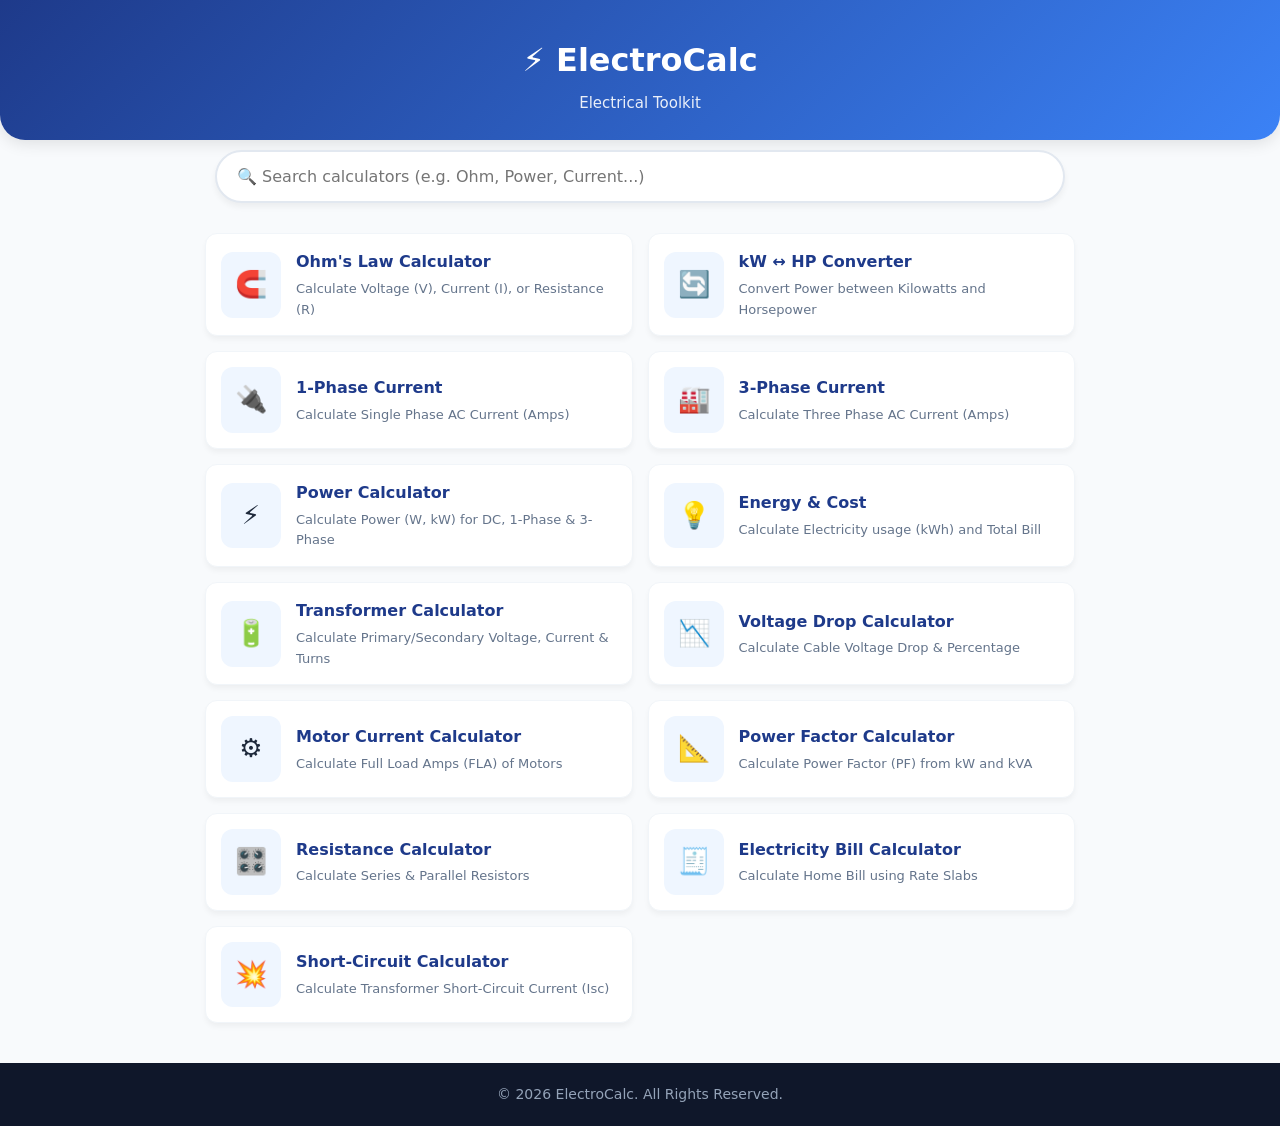
<file: index.html>
<!DOCTYPE html>
<html lang="en">
<head>
    <meta name="google-site-verification" content="Fd-4fTaKTtzL_EZKuR04Id7uFBNFCvXk5CLyQw2akxY" />
    <meta name="google-site-verification" content="Fd-4fTaKTtzL_EZKuR04Id7uFBNFCvXk5CLyQw2akxY" />
    <meta name="description" content="ElectroCalc - A free professional toolkit for electrical engineers and students. Calculate Ohm's law, power, voltage drop, transformer size, and more.">
<meta name="keywords" content="electrical calculator, ohms law calculator, voltage drop calculator, transformer calculator, electrocalc, electrical engineering tools">
<meta name="author" content="Your Name">

    <meta charset="UTF-8">
    <meta name="viewport" content="width=device-width, initial-scale=1.0">
    <title>ElectroCalc - Professional Electrical Calculators</title>
    <link rel="stylesheet" href="css/style.css">
</head>
<body>
    <header>
        <h1>⚡ ElectroCalc</h1>
        <p> Electrical Toolkit</p>
    </header>

    <main>
        <!-- WORKING SEARCH BAR -->
        <div class="search-container">
            <input type="text" id="searchInput" class="search-box" placeholder="🔍 Search calculators (e.g. Ohm, Power, Current...)">
        </div>

        <div class="calculator-list" id="calcList">
            
            <a href="calculators/ohms-law.html" class="menu-card">
                <div class="card-icon">🧲</div>
                <div class="card-content">
                    <h3>Ohm's Law Calculator</h3>
                    <p>Calculate Voltage (V), Current (I), or Resistance (R)</p>
                </div>
            </a>

            <a href="calculators/kw-hp.html" class="menu-card">
                <div class="card-icon">🔄</div>
                <div class="card-content">
                    <h3>kW ↔ HP Converter</h3>
                    <p>Convert Power between Kilowatts and Horsepower</p>
                </div>
            </a>

            <a href="calculators/1-phase-current.html" class="menu-card">
                <div class="card-icon">🔌</div>
                <div class="card-content">
                    <h3>1-Phase Current</h3>
                    <p>Calculate Single Phase AC Current (Amps)</p>
                </div>
            </a>

            <a href="calculators/3-phase-current.html" class="menu-card">
                <div class="card-icon">🏭</div>
                <div class="card-content">
                    <h3>3-Phase Current</h3>
                    <p>Calculate Three Phase AC Current (Amps)</p>
                </div>
            </a>

            <a href="calculators/power-calculator.html" class="menu-card">
                <div class="card-icon">⚡</div>
                <div class="card-content">
                    <h3>Power Calculator</h3>
                    <p>Calculate Power (W, kW) for DC, 1-Phase & 3-Phase</p>
                </div>
            </a>

            <a href="calculators/energy-calculator.html" class="menu-card">
                <div class="card-icon">💡</div>
                <div class="card-content">
                    <h3>Energy & Cost</h3>
                    <p>Calculate Electricity usage (kWh) and Total Bill</p>
                </div>
            </a>

            <a href="calculators/transformer-calculator.html" class="menu-card">
                <div class="card-icon">🔋</div>
                <div class="card-content">
                    <h3>Transformer Calculator</h3>
                    <p>Calculate Primary/Secondary Voltage, Current & Turns</p>
                </div>
            </a>

                      <a href="calculators/voltage-drop.html" class="menu-card">
                <div class="card-icon">📉</div>
                <div class="card-content">
                    <h3>Voltage Drop Calculator</h3>
                    <p>Calculate Cable Voltage Drop & Percentage</p>
                </div>
            </a>

                      <a href="calculators/motor-current.html" class="menu-card">
                <div class="card-icon">⚙️</div>
                <div class="card-content">
                    <h3>Motor Current Calculator</h3>
                    <p>Calculate Full Load Amps (FLA) of Motors</p>
                </div>
            </a>

                      <a href="calculators/power-factor.html" class="menu-card">
                <div class="card-icon">📐</div>
                <div class="card-content">
                    <h3>Power Factor Calculator</h3>
                    <p>Calculate Power Factor (PF) from kW and kVA</p>
                </div>
            </a>

                      <a href="calculators/resistance-calc.html" class="menu-card">
                <div class="card-icon">🎛️</div>
                <div class="card-content">
                    <h3>Resistance Calculator</h3>
                    <p>Calculate Series & Parallel Resistors</p>
                </div>
            </a>

                      <a href="calculators/bill-calculator.html" class="menu-card">
                <div class="card-icon">🧾</div>
                <div class="card-content">
                    <h3>Electricity Bill Calculator</h3>
                    <p>Calculate Home Bill using Rate Slabs</p>
                </div>
            </a>

                      <a href="calculators/short-circuit.html" class="menu-card">
                <div class="card-icon">💥</div>
                <div class="card-content">
                    <h3>Short-Circuit Calculator</h3>
                    <p>Calculate Transformer Short-Circuit Current (Isc)</p>
                </div>
            </a>

        </div>
    </main>

    <footer>
        <p>&copy; 2026 ElectroCalc. All Rights Reserved.</p>
    </footer>

    <!-- Search Bar ne kam kartu karva mate nu logic -->
    <script>
        document.getElementById('searchInput').addEventListener('keyup', function() {
            let filter = this.value.toLowerCase();
            let cards = document.querySelectorAll('.menu-card');
            
            cards.forEach(card => {
                let text = card.innerText.toLowerCase();
                if (text.includes(filter)) {
                    card.style.display = "flex";
                } else {
                    card.style.display = "none";
                }
            });
        });
    </script>
</body>
</html>
</file>
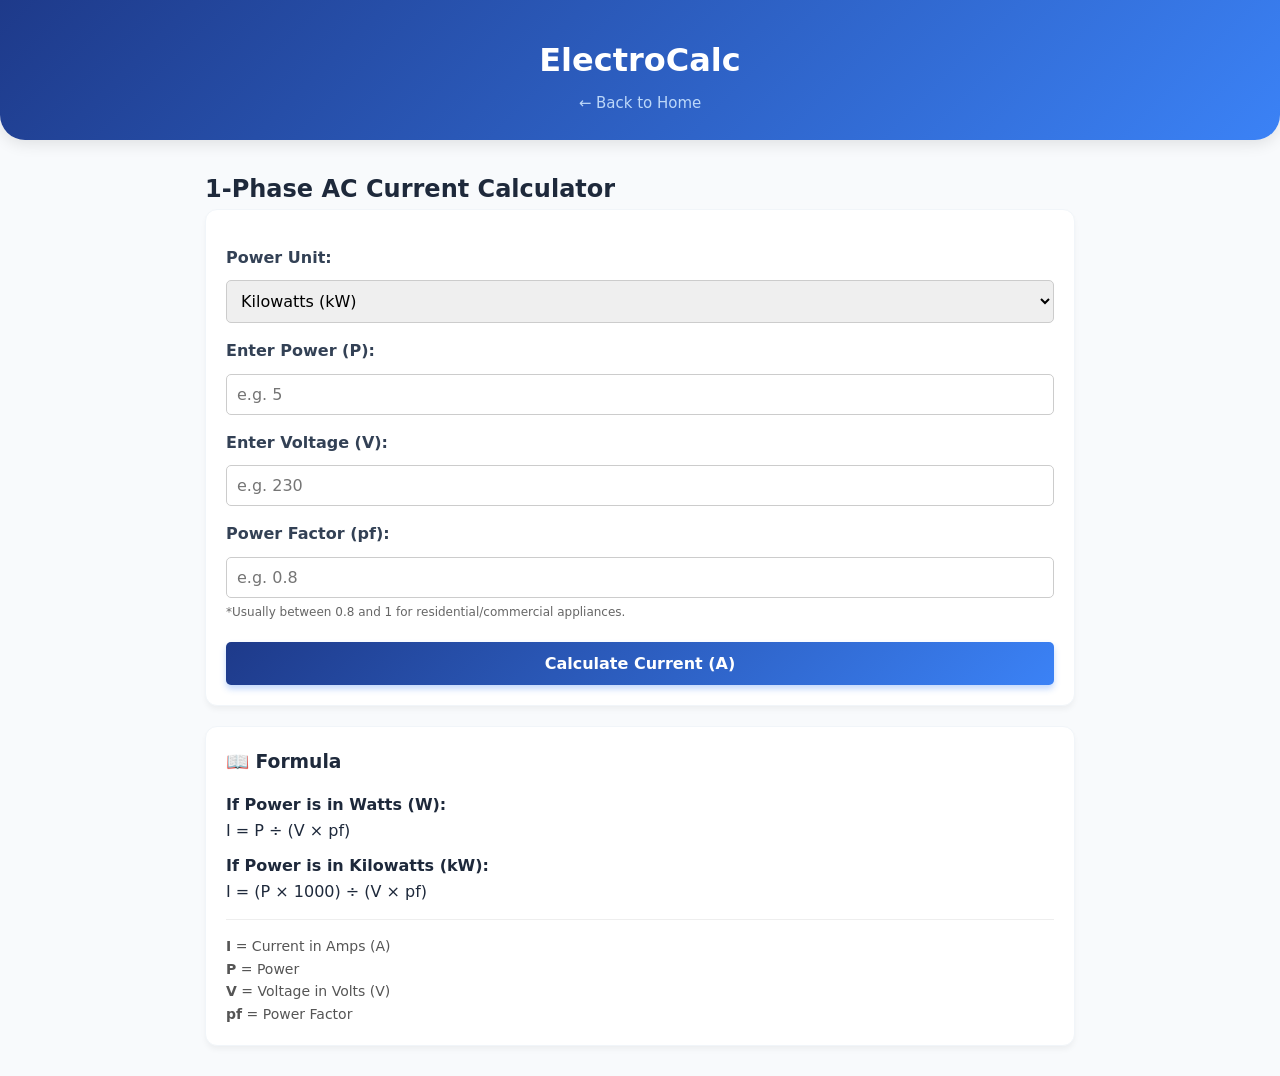
<file: calculators/1-phase-current.html>
<!DOCTYPE html>
<html lang="en">
<head>
    <meta charset="UTF-8">
    <meta name="viewport" content="width=device-width, initial-scale=1.0">
    <title>1-Phase Current Calculator - ElectroCalc</title>
    <link rel="stylesheet" href="../css/style.css">
</head>
<body>
    <header>
        <h1>ElectroCalc</h1>
        <p><a href="../index.html" style="color: #cce5ff; text-decoration: none;">&larr; Back to Home</a></p>
    </header>

    <main>
        <h2>1-Phase AC Current Calculator</h2>
        
        <div class="calc-card">
            
            <div style="margin-top: 10px;">
                <label><strong>Power Unit:</strong></label>
                <select id="power-unit" style="width: 100%; padding: 10px; margin-top: 5px; border-radius: 5px; border: 1px solid #ccc; font-size: 16px;">
                    <option value="kw">Kilowatts (kW)</option>
                    <option value="w">Watts (W)</option>
                </select>
            </div>

            <div style="margin-top: 15px;">
                <label>Enter Power (P):</label>
                <input type="number" id="input-power" placeholder="e.g. 5" style="width: 100%; padding: 10px; margin-top: 5px; border-radius: 5px; border: 1px solid #ccc; font-size: 16px;">
            </div>

            <div style="margin-top: 15px;">
                <label>Enter Voltage (V):</label>
                <input type="number" id="input-voltage" placeholder="e.g. 230" style="width: 100%; padding: 10px; margin-top: 5px; border-radius: 5px; border: 1px solid #ccc; font-size: 16px;">
            </div>

            <div style="margin-top: 15px;">
                <label>Power Factor (pf):</label>
                <input type="number" id="input-pf" placeholder="e.g. 0.8" step="0.01" min="0.1" max="1" style="width: 100%; padding: 10px; margin-top: 5px; border-radius: 5px; border: 1px solid #ccc; font-size: 16px;">
                <p style="font-size: 12px; color: #666; margin-top: 5px;">*Usually between 0.8 and 1 for residential/commercial appliances.</p>
            </div>

            <button onclick="calculateCurrent()" style="width: 100%; padding: 12px; margin-top: 20px; background-color: #0056b3; color: white; border: none; border-radius: 5px; font-size: 16px; cursor: pointer; font-weight: bold;">Calculate Current (A)</button>

            <!-- રિઝલ્ટ બોક્સ -->
            <div id="result-box" style="margin-top: 20px; padding: 15px; background-color: #e2f0d9; border: 1px solid #c3e6cb; border-radius: 5px; text-align: center; font-size: 20px; font-weight: bold; color: #155724; display: none;">
            </div>
        </div>

        <!-- Formula સેક્શન -->
        <div class="calc-card" style="margin-top: 20px;">
            <h3 style="margin-bottom: 15px;">📖 Formula </h3>
            <p><strong>If Power is in Watts (W):</strong><br> I = P &divide; (V &times; pf)</p>
            <p style="margin-top: 10px;"><strong>If Power is in Kilowatts (kW):</strong><br> I = (P &times; 1000) &divide; (V &times; pf)</p>
            <hr style="margin: 15px 0; border: 0; border-top: 1px solid #eee;">
            <p style="font-size: 14px; color: #555;"><strong>I</strong> = Current in Amps (A)<br><strong>P</strong> = Power<br><strong>V</strong> = Voltage in Volts (V)<br><strong>pf</strong> = Power Factor</p>
        </div>
    </main>

    <script>
        function calculateCurrent() {
            const unit = document.getElementById('power-unit').value;
            const power = parseFloat(document.getElementById('input-power').value);
            const voltage = parseFloat(document.getElementById('input-voltage').value);
            const pf = parseFloat(document.getElementById('input-pf').value);
            const resultBox = document.getElementById('result-box');

            // વેલિડેશન: યુઝરે બધી વેલ્યુ નાખી છે કે નહીં તે ચેક કરવા
            if (isNaN(power) || isNaN(voltage) || isNaN(pf)) {
                alert("Please enter valid numbers in all fields!");
                return;
            }
            if (voltage === 0 || pf === 0) {
                alert("Voltage and Power Factor cannot be zero!");
                return;
            }

            // પાવર જો kW માં હોય તો તેને Watts માં ફેરવવો
            let powerInWatts = power;
            if (unit === 'kw') {
                powerInWatts = power * 1000;
            }

            // ગણતરી: I = P / (V * pf)
            const current = powerInWatts / (voltage * pf);

            // રિઝલ્ટ બતાવવું
            resultBox.innerHTML = `Result: ${current.toFixed(2)} Amps (A)`;
            resultBox.style.display = 'block';
        }
    </script>
</body>
</html>
</file>
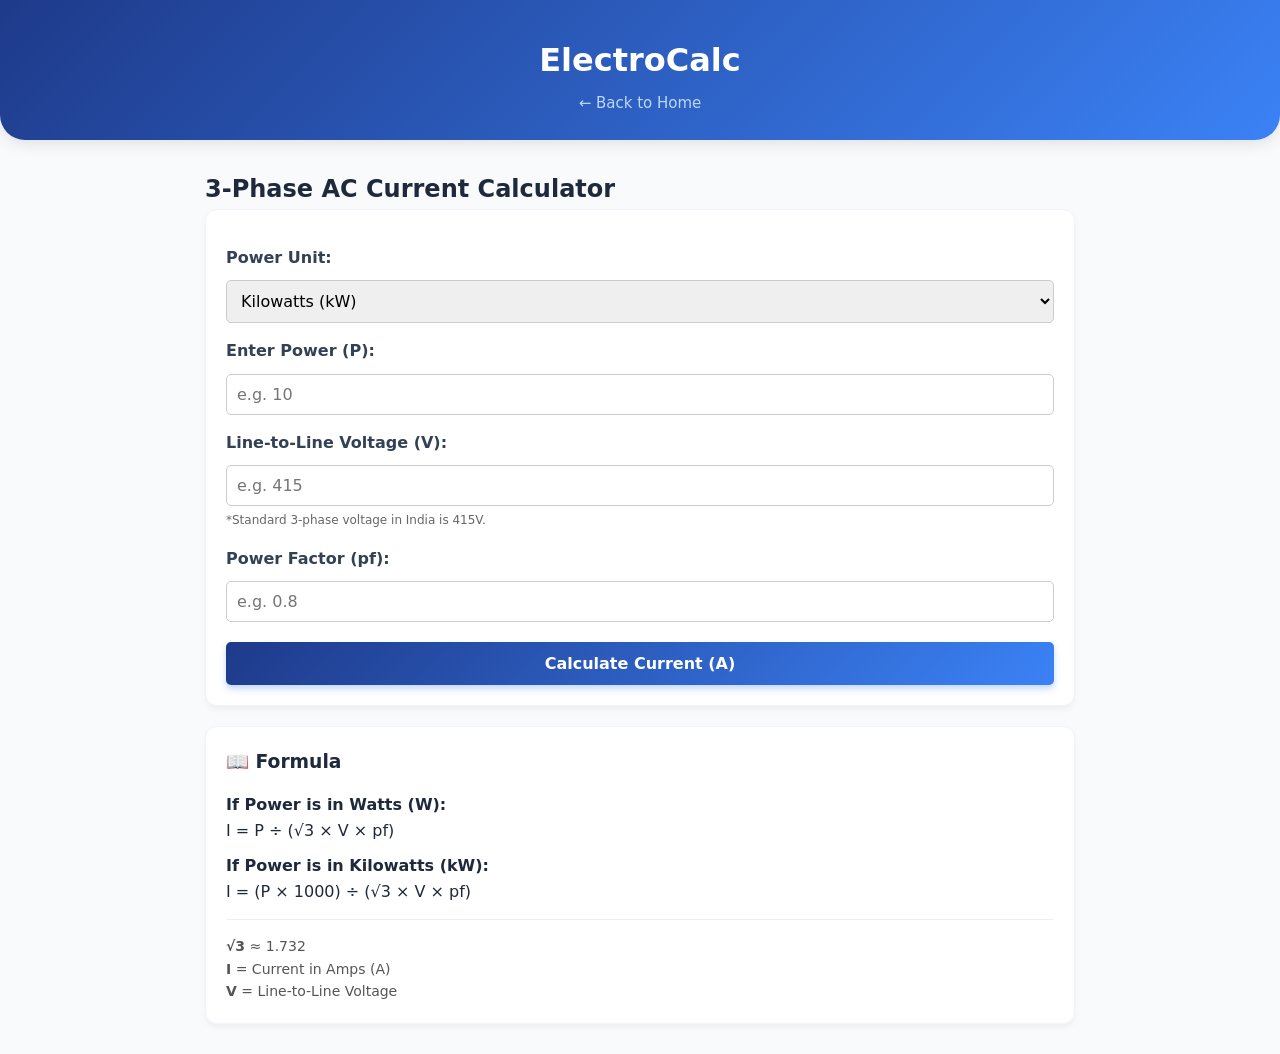
<file: calculators/3-phase-current.html>
<!DOCTYPE html>
<html lang="en">
<head>
    <meta charset="UTF-8">
    <meta name="viewport" content="width=device-width, initial-scale=1.0">
    <title>3-Phase Current Calculator - ElectroCalc</title>
    <link rel="stylesheet" href="../css/style.css">
</head>
<body>
    <header>
        <h1>ElectroCalc</h1>
        <p><a href="../index.html" style="color: #cce5ff; text-decoration: none;">&larr; Back to Home</a></p>
    </header>

    <main>
        <h2>3-Phase AC Current Calculator</h2>
        
        <div class="calc-card">
            
            <div style="margin-top: 10px;">
                <label><strong>Power Unit:</strong></label>
                <select id="power-unit" style="width: 100%; padding: 10px; margin-top: 5px; border-radius: 5px; border: 1px solid #ccc; font-size: 16px;">
                    <option value="kw">Kilowatts (kW)</option>
                    <option value="w">Watts (W)</option>
                </select>
            </div>

            <div style="margin-top: 15px;">
                <label>Enter Power (P):</label>
                <input type="number" id="input-power" placeholder="e.g. 10" style="width: 100%; padding: 10px; margin-top: 5px; border-radius: 5px; border: 1px solid #ccc; font-size: 16px;">
            </div>

            <div style="margin-top: 15px;">
                <label>Line-to-Line Voltage (V):</label>
                <input type="number" id="input-voltage" placeholder="e.g. 415" style="width: 100%; padding: 10px; margin-top: 5px; border-radius: 5px; border: 1px solid #ccc; font-size: 16px;">
                <p style="font-size: 12px; color: #666; margin-top: 5px;">*Standard 3-phase voltage in India is 415V.</p>
            </div>

            <div style="margin-top: 15px;">
                <label>Power Factor (pf):</label>
                <input type="number" id="input-pf" placeholder="e.g. 0.8" step="0.01" min="0.1" max="1" style="width: 100%; padding: 10px; margin-top: 5px; border-radius: 5px; border: 1px solid #ccc; font-size: 16px;">
            </div>

            <button onclick="calculateCurrent3Phase()" style="width: 100%; padding: 12px; margin-top: 20px; background-color: #0056b3; color: white; border: none; border-radius: 5px; font-size: 16px; cursor: pointer; font-weight: bold;">Calculate Current (A)</button>

            <!-- રિઝલ્ટ બોક્સ -->
            <div id="result-box" style="margin-top: 20px; padding: 15px; background-color: #e2f0d9; border: 1px solid #c3e6cb; border-radius: 5px; text-align: center; font-size: 20px; font-weight: bold; color: #155724; display: none;">
            </div>
        </div>

        <!-- Formula સેક્શન -->
        <div class="calc-card" style="margin-top: 20px;">
            <h3 style="margin-bottom: 15px;">📖 Formula </h3>
            <p><strong>If Power is in Watts (W):</strong><br> I = P &divide; (&radic;3 &times; V &times; pf)</p>
            <p style="margin-top: 10px;"><strong>If Power is in Kilowatts (kW):</strong><br> I = (P &times; 1000) &divide; (&radic;3 &times; V &times; pf)</p>
            <hr style="margin: 15px 0; border: 0; border-top: 1px solid #eee;">
            <p style="font-size: 14px; color: #555;"><strong>&radic;3</strong> &approx; 1.732<br><strong>I</strong> = Current in Amps (A)<br><strong>V</strong> = Line-to-Line Voltage</p>
        </div>
    </main>

    <script>
        function calculateCurrent3Phase() {
            const unit = document.getElementById('power-unit').value;
            const power = parseFloat(document.getElementById('input-power').value);
            const voltage = parseFloat(document.getElementById('input-voltage').value);
            const pf = parseFloat(document.getElementById('input-pf').value);
            const resultBox = document.getElementById('result-box');

            if (isNaN(power) || isNaN(voltage) || isNaN(pf)) {
                alert("Please enter valid numbers in all fields!");
                return;
            }
            if (voltage === 0 || pf === 0) {
                alert("Voltage and Power Factor cannot be zero!");
                return;
            }

            let powerInWatts = power;
            if (unit === 'kw') {
                powerInWatts = power * 1000;
            }

            // ગણતરી: I = P / (√3 * V * pf)
            const root3 = 1.732;
            const current = powerInWatts / (root3 * voltage * pf);

            resultBox.innerHTML = `Result: ${current.toFixed(2)} Amps (A)`;
            resultBox.style.display = 'block';
        }
    </script>
</body>
</html>
</file>
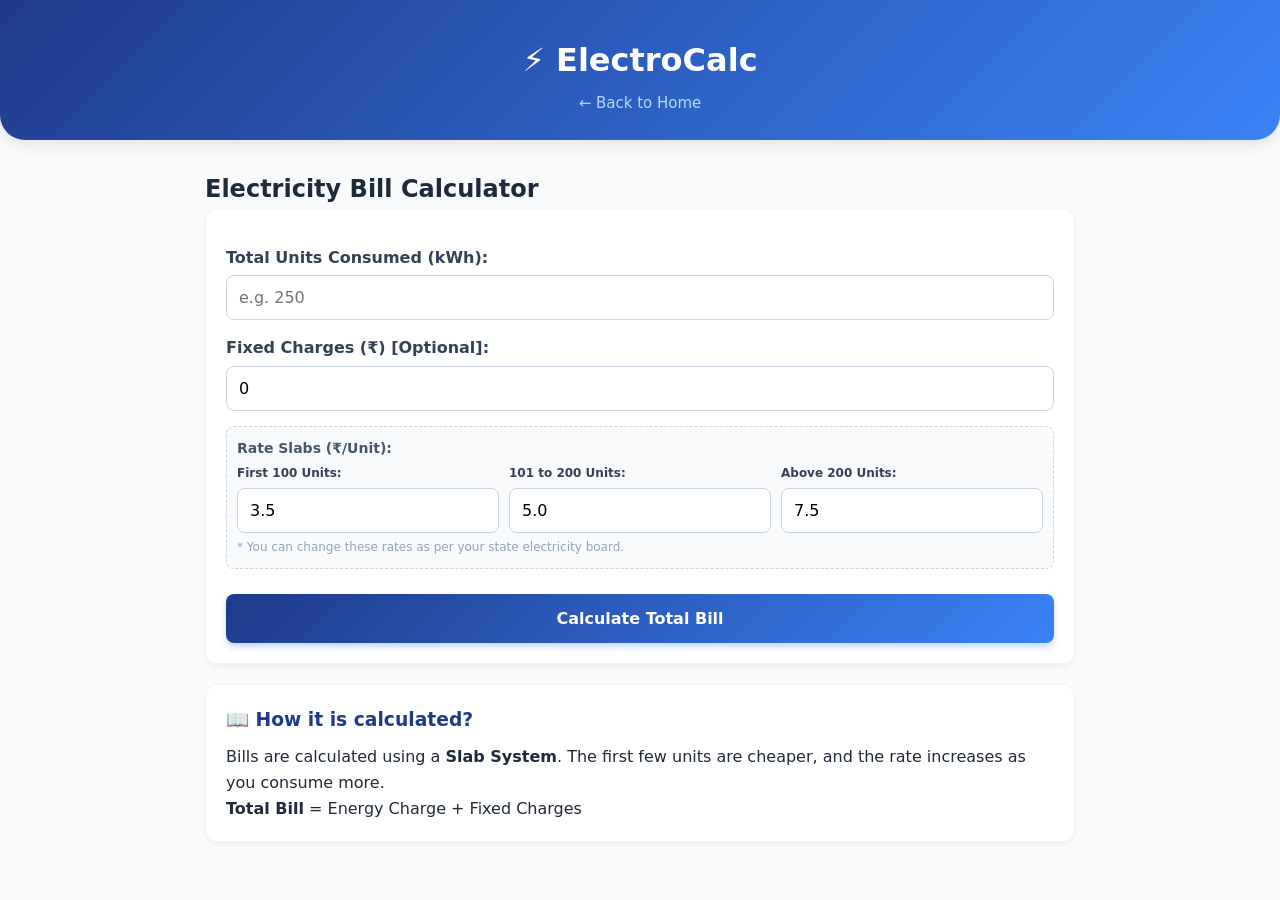
<file: calculators/bill-calculator.html>
<!DOCTYPE html>
<html lang="en">
<head>
    <meta charset="UTF-8">
    <meta name="viewport" content="width=device-width, initial-scale=1.0">
    <title>Electricity Bill Calculator - ElectroCalc</title>
    <link rel="stylesheet" href="../css/style.css">
</head>
<body>
    <header>
        <h1>⚡ ElectroCalc</h1>
        <p><a href="../index.html" style="color: #cce5ff; text-decoration: none;">&larr; Back to Home</a></p>
    </header>

    <main>
        <h2>Electricity Bill Calculator</h2>
        
        <div class="calc-card">
            
            <label>Total Units Consumed (kWh):</label>
            <input type="number" id="units" placeholder="e.g. 250">

            <label>Fixed Charges (₹) [Optional]:</label>
            <input type="number" id="fixed" placeholder="e.g. 50" value="0">

            <div style="background-color: #f8fafc; padding: 10px; border-radius: 8px; margin-top: 15px; border: 1px dashed #cbd5e1;">
                <p style="font-size: 14px; font-weight: bold; color: #475569; margin-bottom: 5px;">Rate Slabs (₹/Unit):</p>
                <div style="display: flex; gap: 10px; flex-wrap: wrap;">
                    <div style="flex: 1; min-width: 120px;">
                        <label style="font-size: 12px; margin-top:0;">First 100 Units:</label>
                        <input type="number" id="rate1" value="3.5" step="0.1">
                    </div>
                    <div style="flex: 1; min-width: 120px;">
                        <label style="font-size: 12px; margin-top:0;">101 to 200 Units:</label>
                        <input type="number" id="rate2" value="5.0" step="0.1">
                    </div>
                    <div style="flex: 1; min-width: 120px;">
                        <label style="font-size: 12px; margin-top:0;">Above 200 Units:</label>
                        <input type="number" id="rate3" value="7.5" step="0.1">
                    </div>
                </div>
                <p style="font-size: 12px; color: #94a3b8; margin-top: 5px;">* You can change these rates as per your state electricity board.</p>
            </div>

            <button onclick="calculateBill()">Calculate Total Bill</button>

            <!-- રિઝલ્ટ બોક્સ -->
            <div id="result-box" style="margin-top: 20px; padding: 15px; background-color: #eff6ff; border: 1px solid #bfdbfe; border-radius: 8px; color: #1e3a8a; display: none;">
            </div>
        </div>

        <!-- Formula સેક્શન -->
        <div class="calc-card">
            <h3 style="color: #1e3a8a; margin-bottom: 10px;">📖 How it is calculated?</h3>
            <p>Bills are calculated using a <strong>Slab System</strong>. The first few units are cheaper, and the rate increases as you consume more.</p>
            <p><strong>Total Bill</strong> = Energy Charge + Fixed Charges</p>
        </div>
    </main>

    <script>
        function calculateBill() {
            const units = parseFloat(document.getElementById('units').value);
            const fixed = parseFloat(document.getElementById('fixed').value) || 0;
            
            const rate1 = parseFloat(document.getElementById('rate1').value);
            const rate2 = parseFloat(document.getElementById('rate2').value);
            const rate3 = parseFloat(document.getElementById('rate3').value);
            
            const resultBox = document.getElementById('result-box');

            if (isNaN(units) || units < 0) {
                alert("Please enter valid positive units.");
                return;
            }

            let energyCharge = 0;
            let breakdown = "";

            if (units <= 100) {
                energyCharge = units * rate1;
                breakdown = `${units} units &times; ₹${rate1} = ₹${energyCharge.toFixed(2)}`;
            } 
            else if (units <= 200) {
                const step1 = 100 * rate1;
                const remUnits = units - 100;
                const step2 = remUnits * rate2;
                energyCharge = step1 + step2;
                breakdown = `100 &times; ₹${rate1} = ₹${step1.toFixed(2)}<br>${remUnits} &times; ₹${rate2} = ₹${step2.toFixed(2)}`;
            } 
            else {
                const step1 = 100 * rate1;
                const step2 = 100 * rate2;
                const remUnits = units - 200;
                const step3 = remUnits * rate3;
                energyCharge = step1 + step2 + step3;
                breakdown = `100 &times; ₹${rate1} = ₹${step1.toFixed(2)}<br>100 &times; ₹${rate2} = ₹${step2.toFixed(2)}<br>${remUnits} &times; ₹${rate3} = ₹${step3.toFixed(2)}`;
            }

            const totalBill = energyCharge + fixed;

            resultBox.innerHTML = `
                <div style="text-align: center; margin-bottom: 15px;">
                    <div style="font-size: 16px;">Total Bill Amount:</div>
                    <div style="font-size: 32px; font-weight: bold; color: #e11d48;">₹ ${totalBill.toFixed(2)}</div>
                </div>
                <hr style="border-top: 1px solid #bfdbfe; margin: 10px 0;">
                <div style="font-size: 14px; line-height: 1.8;">
                    <strong>Calculation Breakdown:</strong><br>
                    ${breakdown}<br>
                    <strong>Energy Charge:</strong> ₹ ${energyCharge.toFixed(2)}<br>
                    <strong>Fixed Charge:</strong> ₹ ${fixed.toFixed(2)}
                </div>
            `;
            resultBox.style.display = 'block';
        }
    </script>
</body>
</html>
</file>
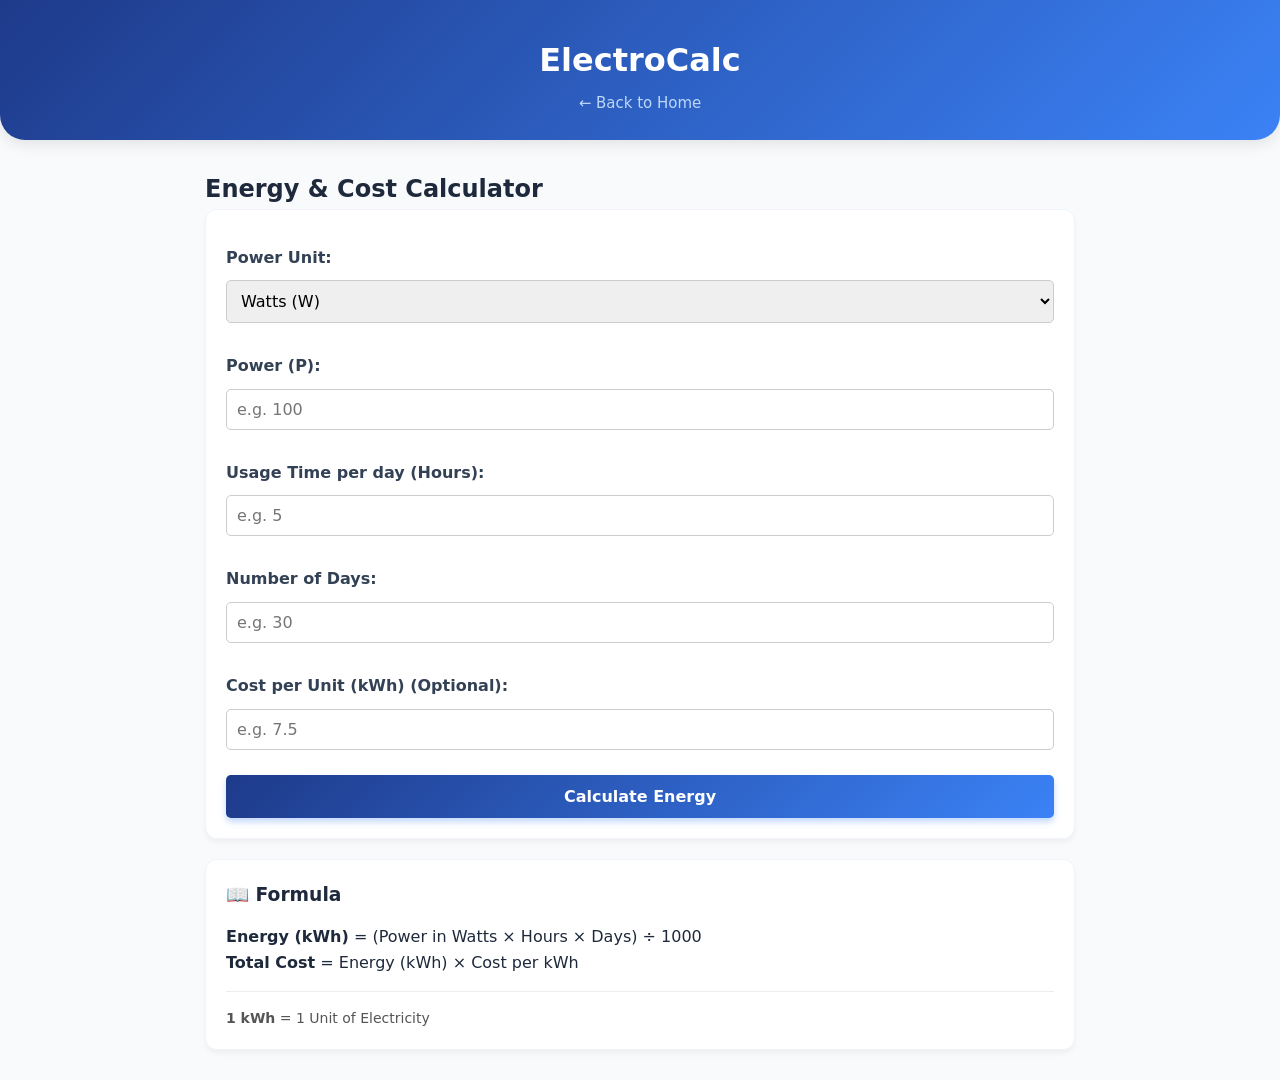
<file: calculators/energy-calculator.html>
<!DOCTYPE html>
<html lang="en">
<head>
    <meta charset="UTF-8">
    <meta name="viewport" content="width=device-width, initial-scale=1.0">
    <title>Energy Calculator - ElectroCalc</title>
    <link rel="stylesheet" href="../css/style.css">
</head>
<body>
    <header>
        <h1>ElectroCalc</h1>
        <p><a href="../index.html" style="color: #cce5ff; text-decoration: none;">&larr; Back to Home</a></p>
    </header>

    <main>
        <h2>Energy & Cost Calculator</h2>
        
        <div class="calc-card">
            
            <div style="margin-top: 10px;">
                <label>Power Unit:</label>
                <select id="power-unit" style="width: 100%; padding: 10px; margin-top: 5px; margin-bottom: 15px; border-radius: 5px; border: 1px solid #ccc; font-size: 16px;">
                    <option value="w">Watts (W)</option>
                    <option value="kw">Kilowatts (kW)</option>
                </select>
            </div>

            <div>
                <label>Power (P):</label>
                <input type="number" id="input-power" placeholder="e.g. 100" style="width: 100%; padding: 10px; margin-top: 5px; margin-bottom: 15px; border-radius: 5px; border: 1px solid #ccc; font-size: 16px;">
            </div>

            <div>
                <label>Usage Time per day (Hours):</label>
                <input type="number" id="input-hours" placeholder="e.g. 5" max="24" style="width: 100%; padding: 10px; margin-top: 5px; margin-bottom: 15px; border-radius: 5px; border: 1px solid #ccc; font-size: 16px;">
            </div>

            <div>
                <label>Number of Days:</label>
                <input type="number" id="input-days" placeholder="e.g. 30" style="width: 100%; padding: 10px; margin-top: 5px; margin-bottom: 15px; border-radius: 5px; border: 1px solid #ccc; font-size: 16px;">
            </div>

            <div>
                <label>Cost per Unit (kWh) (Optional):</label>
                <input type="number" id="input-cost" placeholder="e.g. 7.5" style="width: 100%; padding: 10px; margin-top: 5px; margin-bottom: 15px; border-radius: 5px; border: 1px solid #ccc; font-size: 16px;">
            </div>

            <button onclick="calculateEnergy()" style="width: 100%; padding: 12px; margin-top: 10px; background-color: #0056b3; color: white; border: none; border-radius: 5px; font-size: 16px; cursor: pointer; font-weight: bold;">Calculate Energy</button>

            <!-- રિઝલ્ટ બોક્સ -->
            <div id="result-box" style="margin-top: 20px; padding: 15px; background-color: #e2f0d9; border: 1px solid #c3e6cb; border-radius: 5px; text-align: center; font-size: 18px; color: #155724; display: none;">
            </div>
        </div>

        <!-- Formula સેક્શન -->
        <div class="calc-card" style="margin-top: 20px;">
            <h3 style="margin-bottom: 15px;">📖 Formula </h3>
            <p><strong>Energy (kWh)</strong> = (Power in Watts &times; Hours &times; Days) &divide; 1000</p>
            <p><strong>Total Cost</strong> = Energy (kWh) &times; Cost per kWh</p>
            <hr style="margin: 15px 0; border: 0; border-top: 1px solid #eee;">
            <p style="font-size: 14px; color: #555;"><strong>1 kWh</strong> = 1 Unit of Electricity</p>
        </div>
    </main>

    <script>
        function calculateEnergy() {
            const unit = document.getElementById('power-unit').value;
            const power = parseFloat(document.getElementById('input-power').value);
            const hours = parseFloat(document.getElementById('input-hours').value);
            const days = parseFloat(document.getElementById('input-days').value);
            const costPerUnit = parseFloat(document.getElementById('input-cost').value);
            const resultBox = document.getElementById('result-box');

            if (isNaN(power) || isNaN(hours) || isNaN(days)) {
                alert("Please enter Power, Hours, and Days!");
                return;
            }

            if (hours > 24) {
                alert("Hours per day cannot be more than 24!");
                return;
            }

            // Power ને kW માં ફેરવવું
            let powerKW = power;
            if (unit === 'w') {
                powerKW = power / 1000;
            }

            // Energy Calculation (kWh = kW * hours * days)
            const energyKWH = powerKW * hours * days;

            let resultText = `<strong>Energy Consumed:</strong><br><span style="font-size: 24px;">${energyKWH.toFixed(2)} kWh (Units)</span>`;

            // જો Cost નાખી હોય તો બિલ પણ ગણવું
            if (!isNaN(costPerUnit)) {
                const totalCost = energyKWH * costPerUnit;
                resultText += `<br><br><strong>Total Cost:</strong><br><span style="font-size: 20px; color: #d9534f;">₹ ${totalCost.toFixed(2)}</span>`;
            }

            resultBox.innerHTML = resultText;
            resultBox.style.display = 'block';
        }
    </script>
</body>
</html>
</file>
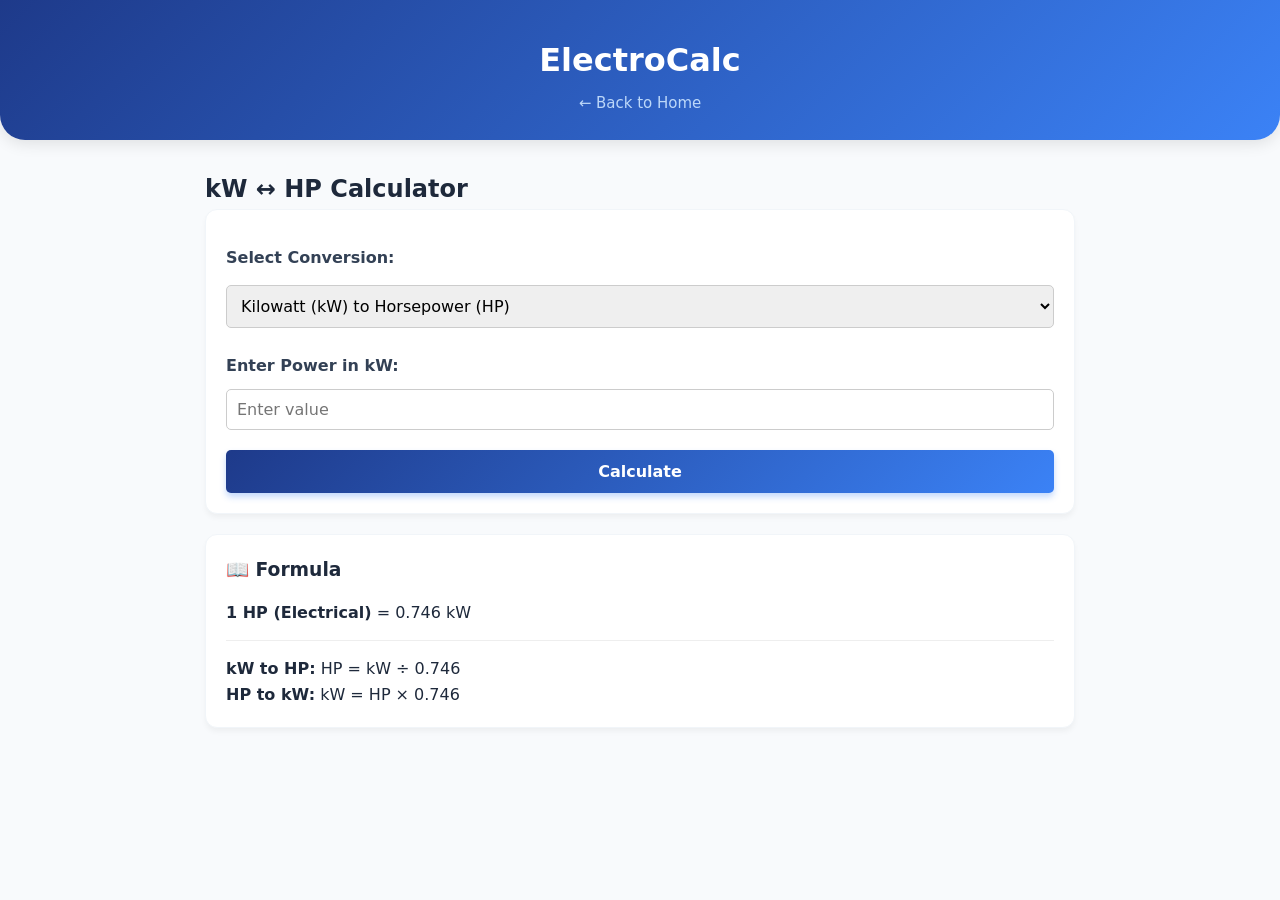
<file: calculators/kw-hp.html>
<!DOCTYPE html>
<html lang="en">
<head>
    <meta charset="UTF-8">
    <meta name="viewport" content="width=device-width, initial-scale=1.0">
    <title>kW to HP Calculator - ElectroCalc</title>
    <link rel="stylesheet" href="../css/style.css">
</head>
<body>
    <header>
        <h1>ElectroCalc</h1>
        <p><a href="../index.html" style="color: #cce5ff; text-decoration: none;">&larr; Back to Home</a></p>
    </header>

    <main>
        <h2>kW ↔ HP Calculator</h2>
        
        <div class="calc-card">
            <label><strong>Select Conversion:</strong></label>
            <select id="calc-type" style="width: 100%; padding: 10px; margin: 10px 0; border-radius: 5px; border: 1px solid #ccc; font-size: 16px;">
                <option value="kw-to-hp">Kilowatt (kW) to Horsepower (HP)</option>
                <option value="hp-to-kw">Horsepower (HP) to Kilowatt (kW)</option>
            </select>

            <div style="margin-top: 15px;">
                <label id="input-label">Enter Power in kW:</label>
                <input type="number" id="input-val" placeholder="Enter value" style="width: 100%; padding: 10px; margin-top: 5px; border-radius: 5px; border: 1px solid #ccc; font-size: 16px;">
            </div>

            <button onclick="calculatePower()" style="width: 100%; padding: 12px; margin-top: 20px; background-color: #0056b3; color: white; border: none; border-radius: 5px; font-size: 16px; cursor: pointer; font-weight: bold;">Calculate</button>

            <!-- રિઝલ્ટ બોક્સ -->
            <div id="result-box" style="margin-top: 20px; padding: 15px; background-color: #e2f0d9; border: 1px solid #c3e6cb; border-radius: 5px; text-align: center; font-size: 20px; font-weight: bold; color: #155724; display: none;">
            </div>
        </div>

        <!-- Formula સેક્શન -->
        <div class="calc-card" style="margin-top: 20px;">
            <h3 style="margin-bottom: 15px;">📖 Formula </h3>
            <p><strong>1 HP (Electrical)</strong> = 0.746 kW</p>
            <hr style="margin: 15px 0; border: 0; border-top: 1px solid #eee;">
            <p><strong>kW to HP:</strong> HP = kW &divide; 0.746</p>
            <p><strong>HP to kW:</strong> kW = HP &times; 0.746</p>
        </div>
    </main>

    <script>
        const calcType = document.getElementById('calc-type');
        const inputLabel = document.getElementById('input-label');
        const inputVal = document.getElementById('input-val');
        const resultBox = document.getElementById('result-box');

        // ડ્રોપડાઉન બદલવા પર લેબલ બદલાશે
        calcType.addEventListener('change', function() {
            inputVal.value = '';
            resultBox.style.display = 'none';

            if (this.value === 'kw-to-hp') {
                inputLabel.innerText = 'Enter Power in kW:';
            } else {
                inputLabel.innerText = 'Enter Power in HP:';
            }
        });

        // ગણતરી
        function calculatePower() {
            const type = calcType.value;
            const val = parseFloat(inputVal.value);

            if (isNaN(val)) {
                alert("Please enter a valid number!");
                return;
            }

            let resultText = "";
            const factor = 0.746;

            if (type === 'kw-to-hp') {
                const hp = val / factor;
                resultText = `Result: ${hp.toFixed(2)} HP`;
            } else {
                const kw = val * factor;
                resultText = `Result: ${kw.toFixed(2)} kW`;
            }

            resultBox.innerHTML = resultText;
            resultBox.style.display = 'block';
        }
    </script>
</body>
</html>
</file>
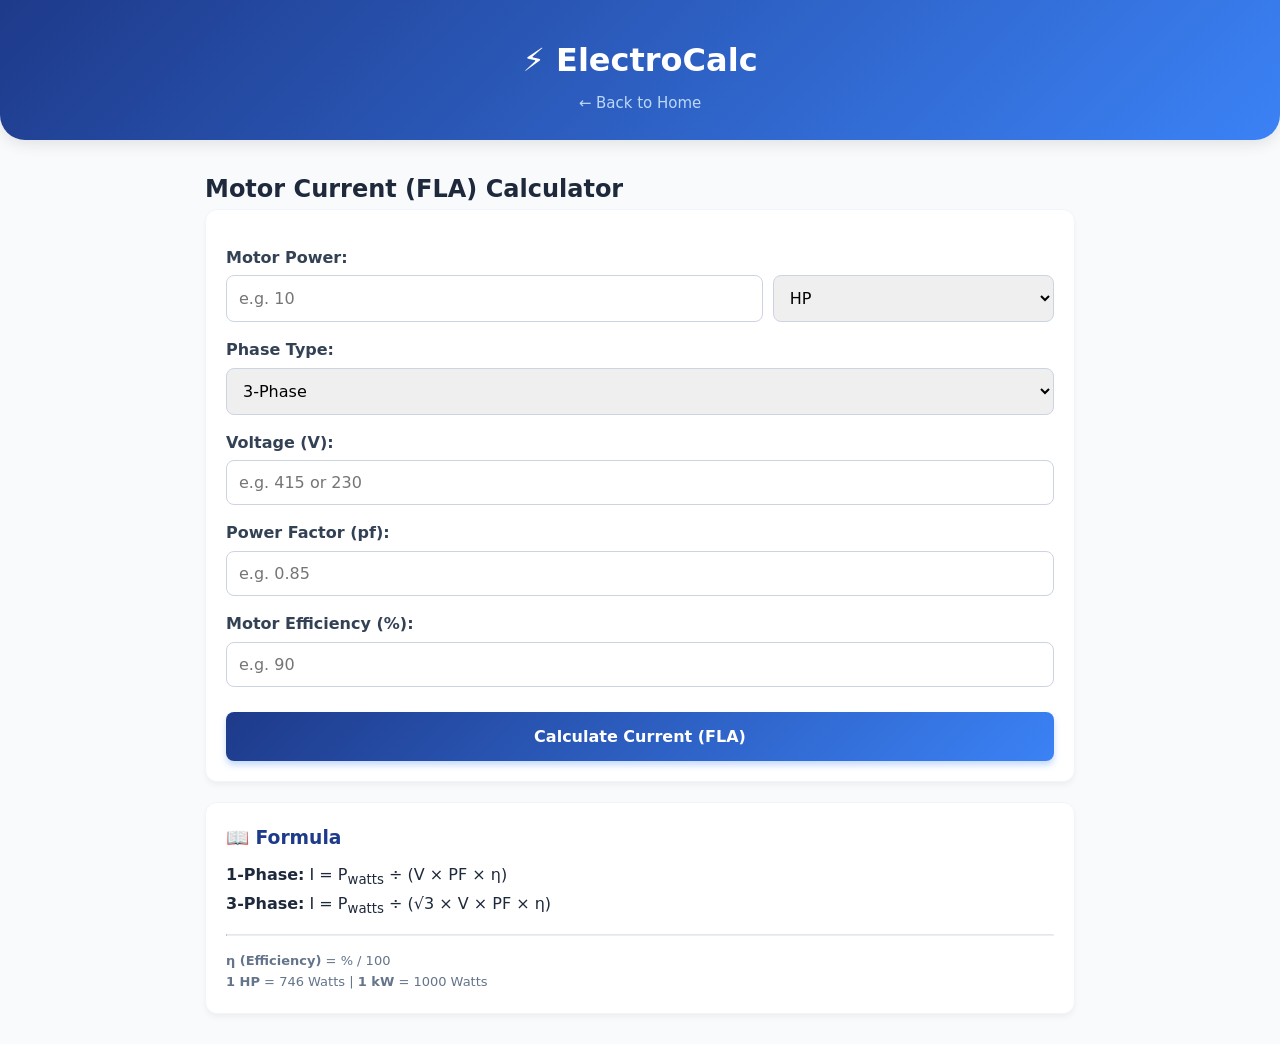
<file: calculators/motor-current.html>
<!DOCTYPE html>
<html lang="en">
<head>
    <meta charset="UTF-8">
    <meta name="viewport" content="width=device-width, initial-scale=1.0">
    <title>Motor Current Calculator - ElectroCalc</title>
    <link rel="stylesheet" href="../css/style.css">
</head>
<body>
    <header>
        <h1>⚡ ElectroCalc</h1>
        <p><a href="../index.html" style="color: #cce5ff; text-decoration: none;">&larr; Back to Home</a></p>
    </header>

    <main>
        <h2>Motor Current (FLA) Calculator</h2>
        
        <div class="calc-card">
            
            <label>Motor Power:</label>
            <div style="display: flex; gap: 10px;">
                <input type="number" id="power" placeholder="e.g. 10" style="flex: 2;">
                <select id="power-unit" style="flex: 1;">
                    <option value="hp">HP</option>
                    <option value="kw">kW</option>
                </select>
            </div>

            <label>Phase Type:</label>
            <select id="phase">
                <option value="3">3-Phase</option>
                <option value="1">1-Phase</option>
            </select>

            <label>Voltage (V):</label>
            <input type="number" id="voltage" placeholder="e.g. 415 or 230">

            <label>Power Factor (pf):</label>
            <input type="number" id="pf" placeholder="e.g. 0.85" step="0.01" min="0.1" max="1">

            <label>Motor Efficiency (%):</label>
            <input type="number" id="eff" placeholder="e.g. 90" max="100">

            <button onclick="calculateMotorCurrent()">Calculate Current (FLA)</button>

            <!-- રિઝલ્ટ બોક્સ -->
            <div id="result-box" style="margin-top: 20px; padding: 15px; background-color: #eff6ff; border: 1px solid #bfdbfe; border-radius: 8px; text-align: center; color: #1e3a8a; display: none;">
            </div>
        </div>

        <!-- Formula સેક્શન -->
        <div class="calc-card">
            <h3 style="color: #1e3a8a; margin-bottom: 10px;">📖 Formula </h3>
            <p><strong>1-Phase:</strong> I = P<sub>watts</sub> &divide; (V &times; PF &times; &eta;)</p>
            <p><strong>3-Phase:</strong> I = P<sub>watts</sub> &divide; (&radic;3 &times; V &times; PF &times; &eta;)</p>
            <hr style="margin: 15px 0; border-top: 1px solid #e2e8f0;">
            <p style="font-size: 13px; color: #64748b;">
                <strong>&eta; (Efficiency)</strong> = % / 100<br>
                <strong>1 HP</strong> = 746 Watts | <strong>1 kW</strong> = 1000 Watts
            </p>
        </div>
    </main>

    <script>
        function calculateMotorCurrent() {
            const power = parseFloat(document.getElementById('power').value);
            const unit = document.getElementById('power-unit').value;
            const phase = document.getElementById('phase').value;
            const voltage = parseFloat(document.getElementById('voltage').value);
            const pf = parseFloat(document.getElementById('pf').value);
            const effPercent = parseFloat(document.getElementById('eff').value);
            const resultBox = document.getElementById('result-box');

            if (isNaN(power) || isNaN(voltage) || isNaN(pf) || isNaN(effPercent) || voltage === 0 || pf === 0 || effPercent === 0) {
                alert("Please enter valid non-zero numbers in all fields.");
                return;
            }

            // Efficiency % ને ડેસિમલ (દા.ત. 90% = 0.90) માં ફેરવો
            const eff = effPercent / 100;

            // Power ને Watts માં ફેરવો
            let powerWatts = (unit === 'hp') ? (power * 746) : (power * 1000);

            let current = 0;
            if (phase === '1') {
                current = powerWatts / (voltage * pf * eff);
            } else {
                const root3 = 1.732;
                current = powerWatts / (root3 * voltage * pf * eff);
            }

            resultBox.innerHTML = `
                <div style="font-size: 16px; margin-bottom: 8px;">Full Load Amps (FLA):</div>
                <div style="font-size: 28px; font-weight: bold;">${current.toFixed(2)} A</div>
            `;
            resultBox.style.display = 'block';
        }
    </script>
</body>
</html>
</file>
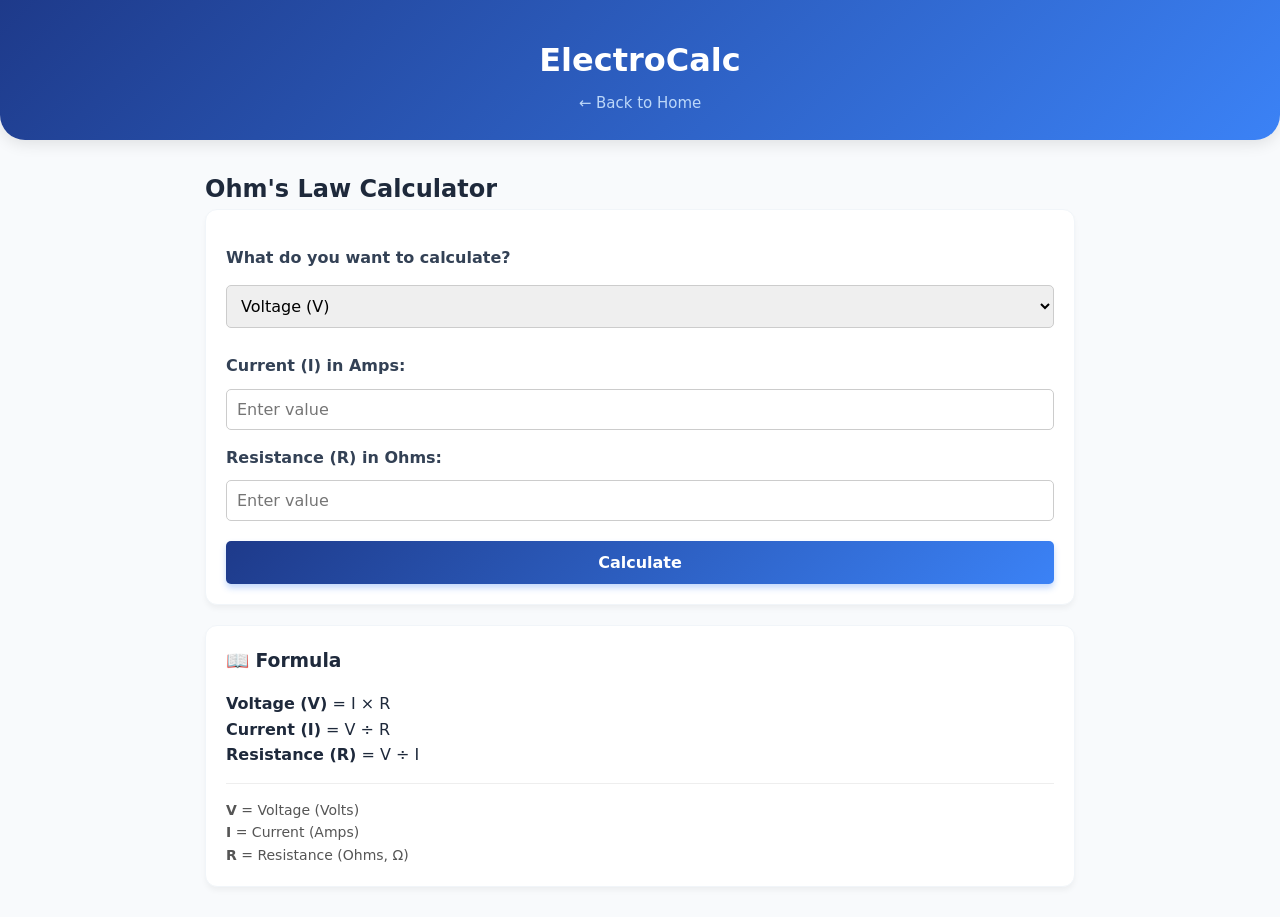
<file: calculators/ohms-law.html>
<!DOCTYPE html>
<html lang="en">
<head>
    <meta charset="UTF-8">
    <meta name="viewport" content="width=device-width, initial-scale=1.0">
    <title>Ohm's Law Calculator - ElectroCalc</title>
    <!-- અહી ../ નો અર્થ એ છે કે ફોલ્ડરની બહાર નીકળીને css ફોલ્ડરમાં જવું -->
    <link rel="stylesheet" href="../css/style.css">
</head>
<body>
    <header>
        <h1>ElectroCalc</h1>
        <!-- હોમ પેજ પર પાછા જવા માટેની લિંક -->
        <p><a href="../index.html" style="color: #cce5ff; text-decoration: none;">&larr; Back to Home</a></p>
    </header>

    <main>
        <h2>Ohm's Law Calculator</h2>
        
        <div class="calc-card">
            <label><strong>What do you want to calculate?</strong></label>
            <select id="calc-type" style="width: 100%; padding: 10px; margin: 10px 0; border-radius: 5px; border: 1px solid #ccc; font-size: 16px;">
                <option value="v">Voltage (V)</option>
                <option value="i">Current (I)</option>
                <option value="r">Resistance (R)</option>
            </select>

            <div style="margin-top: 15px;">
                <label id="label1">Current (I) in Amps:</label>
                <input type="number" id="input1" placeholder="Enter value" style="width: 100%; padding: 10px; margin-top: 5px; border-radius: 5px; border: 1px solid #ccc; font-size: 16px;">
            </div>

            <div style="margin-top: 15px;">
                <label id="label2">Resistance (R) in Ohms:</label>
                <input type="number" id="input2" placeholder="Enter value" style="width: 100%; padding: 10px; margin-top: 5px; border-radius: 5px; border: 1px solid #ccc; font-size: 16px;">
            </div>

            <button onclick="calculateOhmsLaw()" style="width: 100%; padding: 12px; margin-top: 20px; background-color: #0056b3; color: white; border: none; border-radius: 5px; font-size: 16px; cursor: pointer; font-weight: bold;">Calculate</button>

            <!-- રિઝલ્ટ બતાવવા માટેનું બોક્સ -->
            <div id="result-box" style="margin-top: 20px; padding: 15px; background-color: #e2f0d9; border: 1px solid #c3e6cb; border-radius: 5px; text-align: center; font-size: 20px; font-weight: bold; color: #155724; display: none;">
                <!-- રિઝલ્ટ અહીં દેખાશે -->
            </div>
        </div>

        <!-- સૂત્ર (Formula) સમજાવવા માટેનું સેક્શન -->
        <div class="calc-card" style="margin-top: 20px;">
            <h3 style="margin-bottom: 15px;">📖 Formula </h3>
            <p><strong>Voltage (V)</strong> = I &times; R</p>
            <p><strong>Current (I)</strong> = V &divide; R</p>
            <p><strong>Resistance (R)</strong> = V &divide; I</p>
            <hr style="margin: 15px 0; border: 0; border-top: 1px solid #eee;">
            <p style="font-size: 14px; color: #555;"><strong>V</strong> = Voltage (Volts)<br><strong>I</strong> = Current (Amps)<br><strong>R</strong> = Resistance (Ohms, &Omega;)</p>
        </div>
    </main>

    <script>
        // --- JavaScript (ગણતરી માટેનો કોડ) ---
        const calcType = document.getElementById('calc-type');
        const label1 = document.getElementById('label1');
        const label2 = document.getElementById('label2');
        const input1 = document.getElementById('input1');
        const input2 = document.getElementById('input2');
        const resultBox = document.getElementById('result-box');

        // જ્યારે યુઝર ડ્રોપડાઉન બદલે, ત્યારે લેબલના નામ બદલાશે
        calcType.addEventListener('change', function() {
            input1.value = ''; // જૂની વેલ્યુ સાફ કરવા
            input2.value = '';
            resultBox.style.display = 'none'; // રિઝલ્ટ બોક્સ છુપાવવા

            if (this.value === 'v') {
                label1.innerText = 'Current (I) in Amps:';
                label2.innerText = 'Resistance (R) in Ohms:';
            } else if (this.value === 'i') {
                label1.innerText = 'Voltage (V) in Volts:';
                label2.innerText = 'Resistance (R) in Ohms:';
            } else if (this.value === 'r') {
                label1.innerText = 'Voltage (V) in Volts:';
                label2.innerText = 'Current (I) in Amps:';
            }
        });

        // Calculate બટન દબાવવા પર થતી ગણતરી
        function calculateOhmsLaw() {
            const type = calcType.value;
            const val1 = parseFloat(input1.value);
            const val2 = parseFloat(input2.value);

            // જો યુઝર ખાલી બોક્સમાં Calculate દબાવે તો એરર બતાવશે
            if (isNaN(val1) || isNaN(val2)) {
                alert("Please enter valid numbers in both fields!");
                return;
            }

            let resultText = "";

            // ગણતરી ના સૂત્રો
            if (type === 'v') {
                const voltage = val1 * val2; // V = I * R
                resultText = `Result: ${voltage.toFixed(2)} Volts (V)`;
            } else if (type === 'i') {
                if (val2 === 0) { alert("Resistance zero ન હોઈ શકે!"); return; }
                const current = val1 / val2; // I = V / R
                resultText = `Result: ${current.toFixed(2)} Amps (A)`;
            } else if (type === 'r') {
                if (val2 === 0) { alert("Current zero ન હોઈ શકે!"); return; }
                const resistance = val1 / val2; // R = V / I
                resultText = `Result: ${resistance.toFixed(2)} Ohms (&Omega;)`;
            }

            // રિઝલ્ટ બોક્સમાં જવાબ બતાવો
            resultBox.innerHTML = resultText;
            resultBox.style.display = 'block';
        }
    </script>
</body>
</html>
</file>
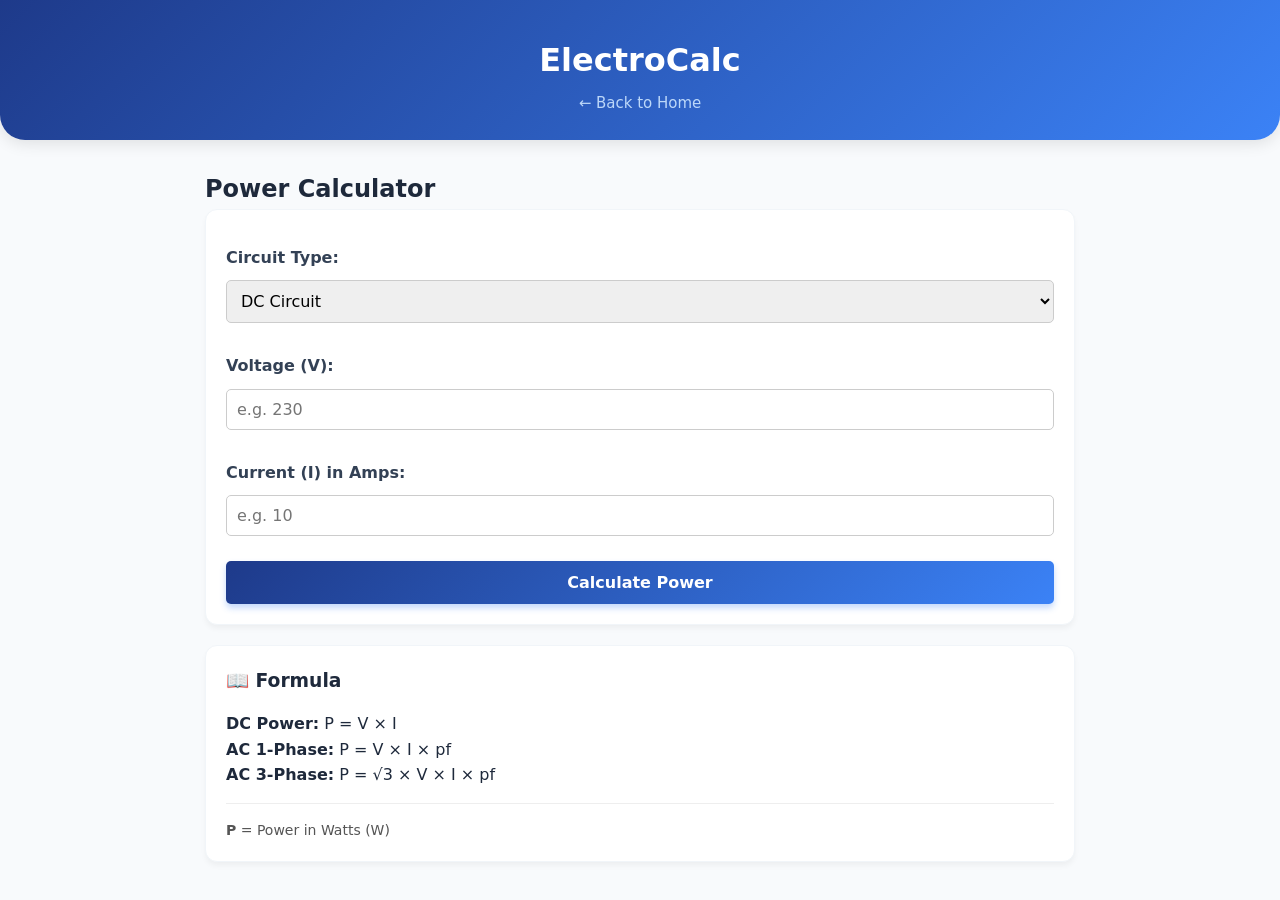
<file: calculators/power-calculator.html>
<!DOCTYPE html>
<html lang="en">
<head>
    <meta charset="UTF-8">
    <meta name="viewport" content="width=device-width, initial-scale=1.0">
    <title>Power Calculator - ElectroCalc</title>
    <link rel="stylesheet" href="../css/style.css">
</head>
<body>
    <header>
        <h1>ElectroCalc</h1>
        <p><a href="../index.html" style="color: #cce5ff; text-decoration: none;">&larr; Back to Home</a></p>
    </header>

    <main>
        <h2>Power Calculator</h2>
        
        <div class="calc-card">
            
            <div style="margin-top: 10px;">
                <label><strong>Circuit Type:</strong></label>
                <select id="circuit-type" style="width: 100%; padding: 10px; margin-top: 5px; margin-bottom: 15px; border-radius: 5px; border: 1px solid #ccc; font-size: 16px;">
                    <option value="dc">DC Circuit</option>
                    <option value="ac1">AC 1-Phase</option>
                    <option value="ac3">AC 3-Phase</option>
                </select>
            </div>

            <div>
                <label>Voltage (V):</label>
                <input type="number" id="input-voltage" placeholder="e.g. 230" style="width: 100%; padding: 10px; margin-top: 5px; margin-bottom: 15px; border-radius: 5px; border: 1px solid #ccc; font-size: 16px;">
            </div>

            <div>
                <label>Current (I) in Amps:</label>
                <input type="number" id="input-current" placeholder="e.g. 10" style="width: 100%; padding: 10px; margin-top: 5px; margin-bottom: 15px; border-radius: 5px; border: 1px solid #ccc; font-size: 16px;">
            </div>

            <!-- આ બોક્સ માત્ર AC સિલેક્ટ કરવા પર જ દેખાશે -->
            <div id="pf-section" style="display: none;">
                <label>Power Factor (pf):</label>
                <input type="number" id="input-pf" placeholder="e.g. 0.8" step="0.01" min="0.1" max="1" style="width: 100%; padding: 10px; margin-top: 5px; margin-bottom: 15px; border-radius: 5px; border: 1px solid #ccc; font-size: 16px;">
            </div>

            <button onclick="calculatePower()" style="width: 100%; padding: 12px; margin-top: 10px; background-color: #0056b3; color: white; border: none; border-radius: 5px; font-size: 16px; cursor: pointer; font-weight: bold;">Calculate Power</button>

            <!-- રિઝલ્ટ બોક્સ -->
            <div id="result-box" style="margin-top: 20px; padding: 15px; background-color: #e2f0d9; border: 1px solid #c3e6cb; border-radius: 5px; text-align: center; font-size: 18px; font-weight: bold; color: #155724; display: none;">
            </div>
        </div>

        <!-- Formula સેક્શન -->
        <div class="calc-card" style="margin-top: 20px;">
            <h3 style="margin-bottom: 15px;">📖 Formula </h3>
            <p><strong>DC Power:</strong> P = V &times; I</p>
            <p><strong>AC 1-Phase:</strong> P = V &times; I &times; pf</p>
            <p><strong>AC 3-Phase:</strong> P = &radic;3 &times; V &times; I &times; pf</p>
            <hr style="margin: 15px 0; border: 0; border-top: 1px solid #eee;">
            <p style="font-size: 14px; color: #555;"><strong>P</strong> = Power in Watts (W)</p>
        </div>
    </main>

    <script>
        const circuitType = document.getElementById('circuit-type');
        const pfSection = document.getElementById('pf-section');
        const inputVoltage = document.getElementById('input-voltage');
        const inputCurrent = document.getElementById('input-current');
        const inputPf = document.getElementById('input-pf');
        const resultBox = document.getElementById('result-box');

        // ડ્રોપડાઉન બદલવા પર Power Factor નું બોક્સ બતાવવું કે છુપાવવું
        circuitType.addEventListener('change', function() {
            if (this.value === 'dc') {
                pfSection.style.display = 'none'; // DC માં pf ની જરૂર નથી
            } else {
                pfSection.style.display = 'block'; // AC માં pf ની જરૂર પડે
                inputPf.value = '0.8'; // AC માટે default 0.8 વેલ્યુ
            }
            resultBox.style.display = 'none'; // જૂનું રિઝલ્ટ છુપાવવા
        });

        function calculatePower() {
            const type = circuitType.value;
            const v = parseFloat(inputVoltage.value);
            const i = parseFloat(inputCurrent.value);
            let pf = parseFloat(inputPf.value);

            if (isNaN(v) || isNaN(i)) {
                alert("Please enter Voltage and Current!");
                return;
            }
            if (type !== 'dc' && isNaN(pf)) {
                alert("Please enter Power Factor for AC circuit!");
                return;
            }

            let powerW = 0; // પાવર (Watts)

            if (type === 'dc') {
                powerW = v * i;
            } else if (type === 'ac1') {
                powerW = v * i * pf;
            } else if (type === 'ac3') {
                const root3 = 1.732;
                powerW = root3 * v * i * pf;
            }

            const powerKW = powerW / 1000; // Watts ને Kilowatts માં ફેરવ્યા

            resultBox.innerHTML = `Power (P):<br><span style="font-size: 24px;">${powerW.toFixed(2)} W</span><br><span style="color: #444; font-size: 16px;">or ${powerKW.toFixed(4)} kW</span>`;
            resultBox.style.display = 'block';
        }
    </script>
</body>
</html>
</file>
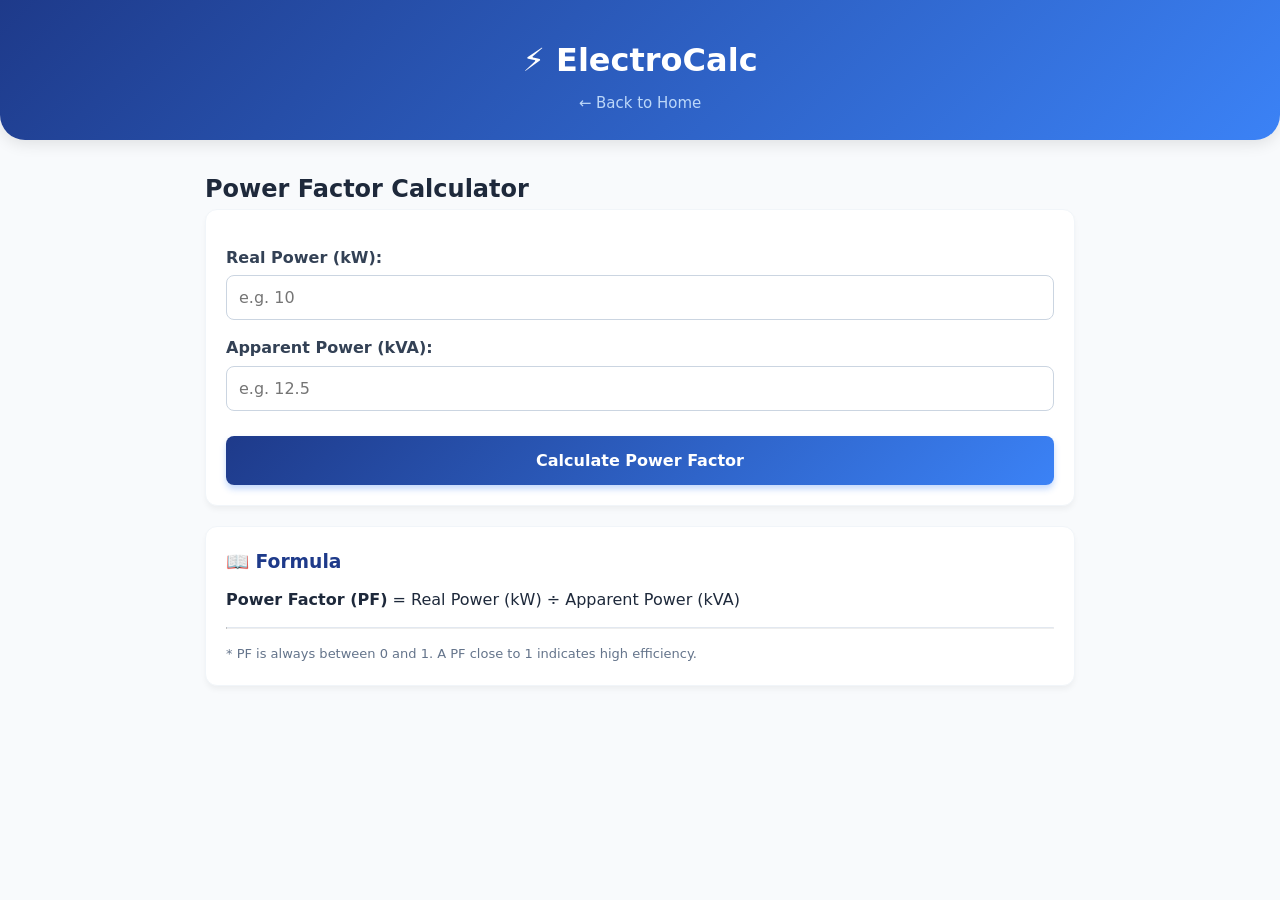
<file: calculators/power-factor.html>
<!DOCTYPE html>
<html lang="en">
<head>
    <meta charset="UTF-8">
    <meta name="viewport" content="width=device-width, initial-scale=1.0">
    <title>Power Factor Calculator - ElectroCalc</title>
    <link rel="stylesheet" href="../css/style.css">
</head>
<body>
    <header>
        <h1>⚡ ElectroCalc</h1>
        <p><a href="../index.html" style="color: #cce5ff; text-decoration: none;">&larr; Back to Home</a></p>
    </header>

    <main>
        <h2>Power Factor Calculator</h2>
        
        <div class="calc-card">
            
            <label>Real Power (kW):</label>
            <input type="number" id="kw" placeholder="e.g. 10">

            <label>Apparent Power (kVA):</label>
            <input type="number" id="kva" placeholder="e.g. 12.5">

            <button onclick="calculatePF()">Calculate Power Factor</button>

            <!-- રિઝલ્ટ બોક્સ -->
            <div id="result-box" style="margin-top: 20px; padding: 15px; background-color: #eff6ff; border: 1px solid #bfdbfe; border-radius: 8px; text-align: center; color: #1e3a8a; display: none;">
            </div>
        </div>

        <!-- Formula સેક્શન -->
        <div class="calc-card">
            <h3 style="color: #1e3a8a; margin-bottom: 10px;">📖 Formula </h3>
            <p><strong>Power Factor (PF)</strong> = Real Power (kW) &divide; Apparent Power (kVA)</p>
            <hr style="margin: 15px 0; border-top: 1px solid #e2e8f0;">
            <p style="font-size: 13px; color: #64748b;">
                * PF is always between 0 and 1. A PF close to 1 indicates high efficiency.
            </p>
        </div>
    </main>

    <script>
        function calculatePF() {
            const kw = parseFloat(document.getElementById('kw').value);
            const kva = parseFloat(document.getElementById('kva').value);
            const resultBox = document.getElementById('result-box');

            if (isNaN(kw) || isNaN(kva) || kva === 0) {
                alert("Please enter valid numbers. kVA cannot be zero.");
                return;
            }

            if (kw > kva) {
                alert("Real Power (kW) cannot be greater than Apparent Power (kVA).");
                return;
            }

            const pf = kw / kva;

            resultBox.innerHTML = `
                <div style="font-size: 16px; margin-bottom: 8px;">Power Factor:</div>
                <div style="font-size: 28px; font-weight: bold;">${pf.toFixed(3)}</div>
            `;
            resultBox.style.display = 'block';
        }
    </script>
</body>
</html>
</file>
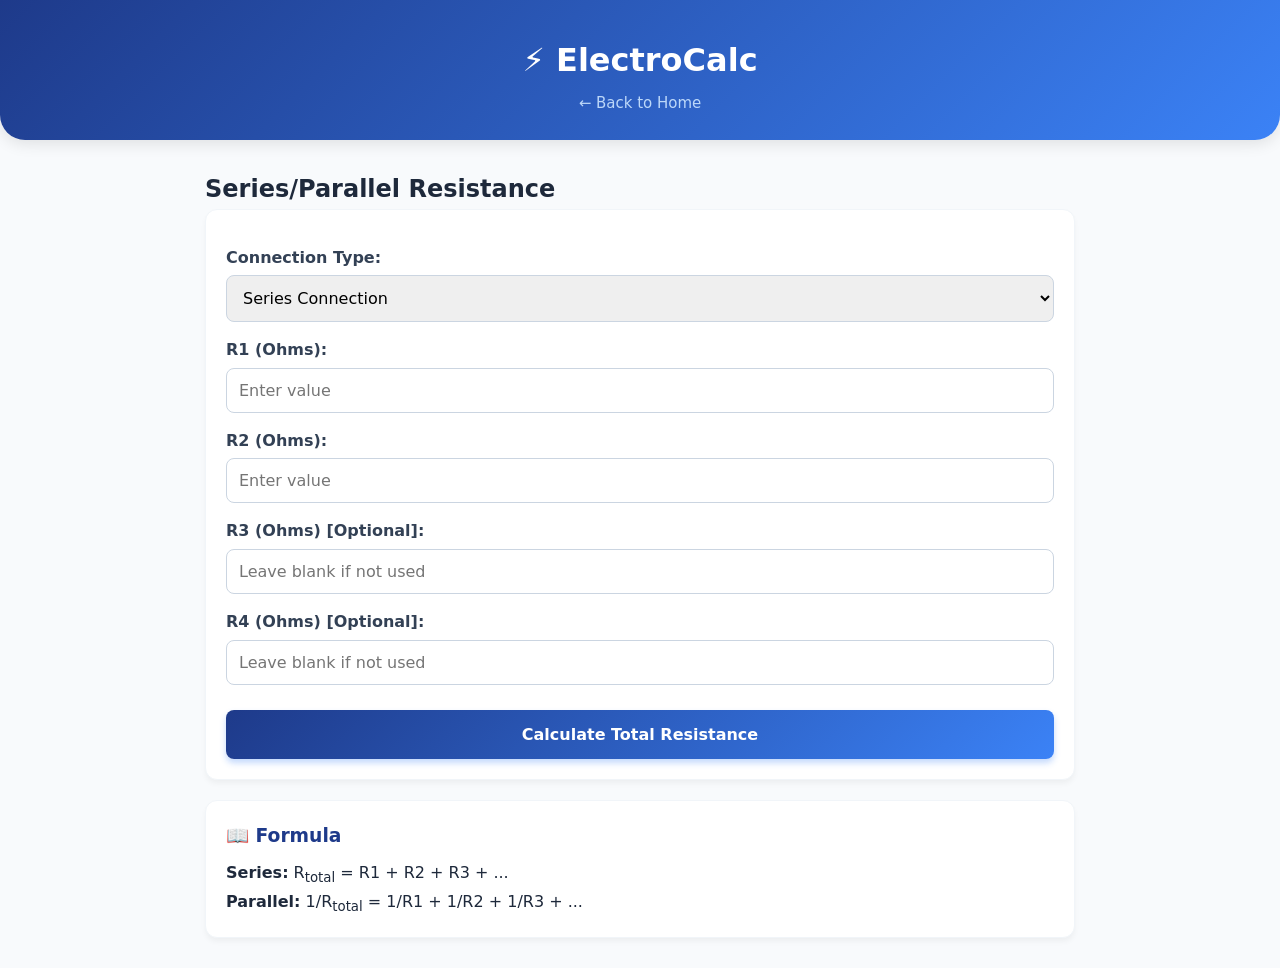
<file: calculators/resistance-calc.html>
<!DOCTYPE html>
<html lang="en">
<head>
    <meta charset="UTF-8">
    <meta name="viewport" content="width=device-width, initial-scale=1.0">
    <title>Resistance Calculator - ElectroCalc</title>
    <link rel="stylesheet" href="../css/style.css">
</head>
<body>
    <header>
        <h1>⚡ ElectroCalc</h1>
        <p><a href="../index.html" style="color: #cce5ff; text-decoration: none;">&larr; Back to Home</a></p>
    </header>

    <main>
        <h2>Series/Parallel Resistance</h2>
        
        <div class="calc-card">
            
            <label>Connection Type:</label>
            <select id="conn-type">
                <option value="series">Series Connection</option>
                <option value="parallel">Parallel Connection</option>
            </select>

            <label>R1 (Ohms):</label>
            <input type="number" id="r1" placeholder="Enter value">

            <label>R2 (Ohms):</label>
            <input type="number" id="r2" placeholder="Enter value">

            <label>R3 (Ohms) [Optional]:</label>
            <input type="number" id="r3" placeholder="Leave blank if not used">

            <label>R4 (Ohms) [Optional]:</label>
            <input type="number" id="r4" placeholder="Leave blank if not used">

            <button onclick="calculateResistance()">Calculate Total Resistance</button>

            <!-- રિઝલ્ટ બોક્સ -->
            <div id="result-box" style="margin-top: 20px; padding: 15px; background-color: #eff6ff; border: 1px solid #bfdbfe; border-radius: 8px; text-align: center; color: #1e3a8a; display: none;">
            </div>
        </div>

        <!-- Formula સેક્શન -->
        <div class="calc-card">
            <h3 style="color: #1e3a8a; margin-bottom: 10px;">📖 Formula </h3>
            <p><strong>Series:</strong> R<sub>total</sub> = R1 + R2 + R3 + ...</p>
            <p><strong>Parallel:</strong> 1/R<sub>total</sub> = 1/R1 + 1/R2 + 1/R3 + ...</p>
        </div>
    </main>

    <script>
        function calculateResistance() {
            const type = document.getElementById('conn-type').value;
            // ખાલી બોક્સ હોય તો તેને 0 ગણવાને બદલે આપણે ગણતરીમાંથી કાઢી નાખીશું
            let r1 = parseFloat(document.getElementById('r1').value);
            let r2 = parseFloat(document.getElementById('r2').value);
            let r3 = parseFloat(document.getElementById('r3').value);
            let r4 = parseFloat(document.getElementById('r4').value);
            const resultBox = document.getElementById('result-box');

            if (isNaN(r1) || isNaN(r2)) {
                alert("Please enter at least R1 and R2 values.");
                return;
            }

            // બધા વેલિડ અવરોધોનું લિસ્ટ બનાવો
            let resistors = [r1, r2];
            if (!isNaN(r3) && r3 > 0) resistors.push(r3);
            if (!isNaN(r4) && r4 > 0) resistors.push(r4);

            let rTotal = 0;

            if (type === 'series') {
                for (let r of resistors) {
                    rTotal += r;
                }
            } else {
                let rParallelInverse = 0;
                for (let r of resistors) {
                    if (r === 0) {
                        alert("Resistance in parallel cannot be zero.");
                        return;
                    }
                    rParallelInverse += (1 / r);
                }
                rTotal = 1 / rParallelInverse;
            }

            resultBox.innerHTML = `
                <div style="font-size: 16px; margin-bottom: 8px;">Total Equivalent Resistance:</div>
                <div style="font-size: 28px; font-weight: bold;">${rTotal.toFixed(2)} &Omega;</div>
            `;
            resultBox.style.display = 'block';
        }
    </script>
</body>
</html>
</file>
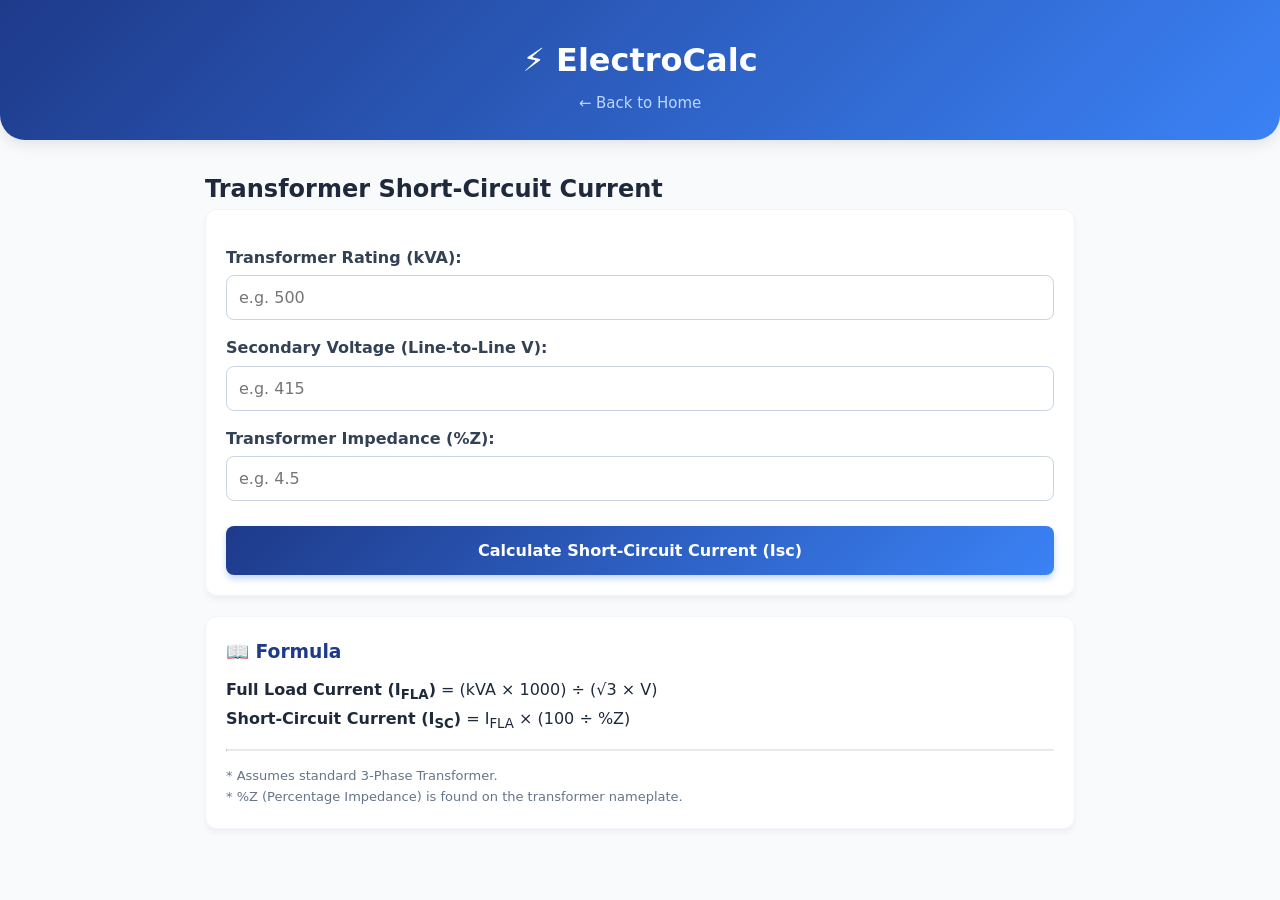
<file: calculators/short-circuit.html>
<!DOCTYPE html>
<html lang="en">
<head>
    <meta charset="UTF-8">
    <meta name="viewport" content="width=device-width, initial-scale=1.0">
    <title>Short-Circuit Calculator - ElectroCalc</title>
    <link rel="stylesheet" href="../css/style.css">
</head>
<body>
    <header>
        <h1>⚡ ElectroCalc</h1>
        <p><a href="../index.html" style="color: #cce5ff; text-decoration: none;">&larr; Back to Home</a></p>
    </header>

    <main>
        <h2>Transformer Short-Circuit Current</h2>
        
        <div class="calc-card">
            
            <label>Transformer Rating (kVA):</label>
            <input type="number" id="kva" placeholder="e.g. 500">

            <label>Secondary Voltage (Line-to-Line V):</label>
            <input type="number" id="voltage" placeholder="e.g. 415">

            <label>Transformer Impedance (%Z):</label>
            <input type="number" id="impedance" placeholder="e.g. 4.5" step="0.1">

            <button onclick="calculateIsc()">Calculate Short-Circuit Current (Isc)</button>

            <!-- રિઝલ્ટ બોક્સ -->
            <div id="result-box" style="margin-top: 20px; padding: 15px; background-color: #eff6ff; border: 1px solid #bfdbfe; border-radius: 8px; text-align: center; color: #1e3a8a; display: none;">
            </div>
        </div>

        <!-- Formula સેક્શન -->
        <div class="calc-card">
            <h3 style="color: #1e3a8a; margin-bottom: 10px;">📖 Formula </h3>
            <p><strong>Full Load Current (I<sub>FLA</sub>)</strong> = (kVA &times; 1000) &divide; (&radic;3 &times; V)</p>
            <p><strong>Short-Circuit Current (I<sub>SC</sub>)</strong> = I<sub>FLA</sub> &times; (100 &divide; %Z)</p>
            <hr style="margin: 15px 0; border-top: 1px solid #e2e8f0;">
            <p style="font-size: 13px; color: #64748b;">
                * Assumes standard 3-Phase Transformer.<br>
                * %Z (Percentage Impedance) is found on the transformer nameplate.
            </p>
        </div>
    </main>

    <script>
        function calculateIsc() {
            const kva = parseFloat(document.getElementById('kva').value);
            const voltage = parseFloat(document.getElementById('voltage').value);
            const impedance = parseFloat(document.getElementById('impedance').value);
            const resultBox = document.getElementById('result-box');

            if (isNaN(kva) || isNaN(voltage) || isNaN(impedance) || voltage === 0 || impedance === 0) {
                alert("Please enter valid numbers. Voltage and Impedance cannot be zero.");
                return;
            }

            // 3-Phase Full Load Current
            const root3 = 1.732;
            const iFla = (kva * 1000) / (root3 * voltage);

            // Short Circuit Current
            const iSc = iFla * (100 / impedance);
            
            // kA માં રૂપાંતર
            const iSc_kA = iSc / 1000;

            resultBox.innerHTML = `
                <div style="font-size: 14px; color: #475569; margin-bottom: 8px;">Full Load Current (I<sub>FLA</sub>): <strong>${iFla.toFixed(2)} A</strong></div>
                <div style="font-size: 16px; margin-bottom: 8px; margin-top: 15px; font-weight: bold;">Short-Circuit Current (I<sub>SC</sub>):</div>
                <div style="font-size: 32px; font-weight: bold; color: #dc2626;">${iSc.toFixed(2)} A</div>
                <div style="font-size: 16px; color: #dc2626; font-weight: bold;">(or ${iSc_kA.toFixed(2)} kA)</div>
            `;
            resultBox.style.display = 'block';
        }
    </script>
</body>
</html>
</file>
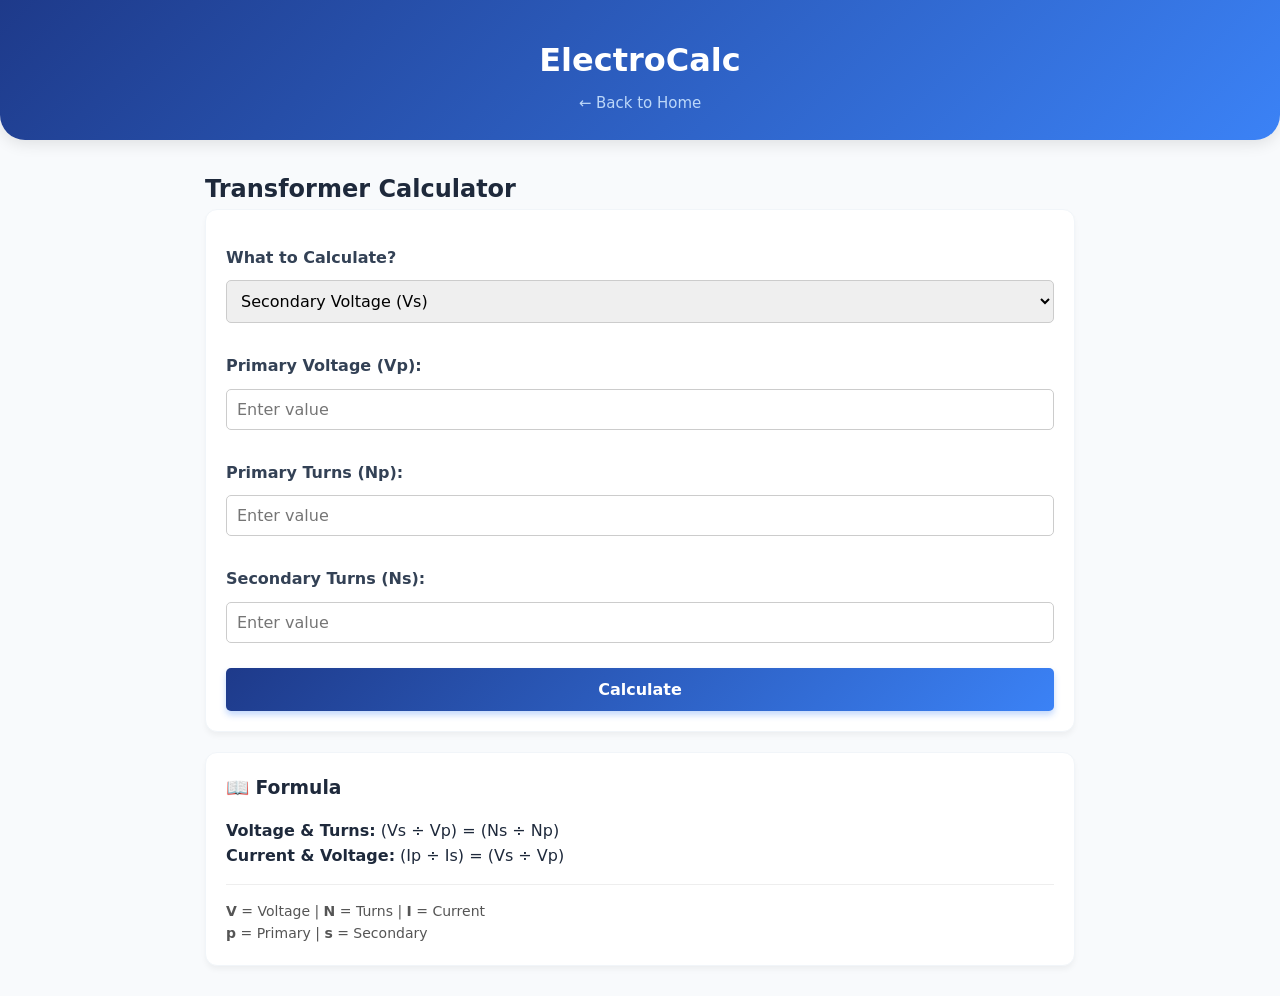
<file: calculators/transformer-calculator.html>
<!DOCTYPE html>
<html lang="en">
<head>
    <meta charset="UTF-8">
    <meta name="viewport" content="width=device-width, initial-scale=1.0">
    <title>Transformer Calculator - ElectroCalc</title>
    <link rel="stylesheet" href="../css/style.css">
</head>
<body>
    <header>
        <h1>ElectroCalc</h1>
        <p><a href="../index.html" style="color: #cce5ff; text-decoration: none;">&larr; Back to Home</a></p>
    </header>

    <main>
        <h2>Transformer Calculator</h2>
        
        <div class="calc-card">
            
            <div style="margin-top: 10px;">
                <label><strong>What to Calculate?</strong></label>
                <select id="calc-type" style="width: 100%; padding: 10px; margin-top: 5px; margin-bottom: 15px; border-radius: 5px; border: 1px solid #ccc; font-size: 16px;">
                    <option value="vs">Secondary Voltage (Vs)</option>
                    <option value="vp">Primary Voltage (Vp)</option>
                    <option value="ns">Secondary Turns (Ns)</option>
                    <option value="np">Primary Turns (Np)</option>
                    <option value="is">Secondary Current (Is)</option>
                    <option value="ip">Primary Current (Ip)</option>
                </select>
            </div>

            <div id="input-group-1">
                <label id="label-1">Primary Voltage (Vp):</label>
                <input type="number" id="input-1" placeholder="Enter value" style="width: 100%; padding: 10px; margin-top: 5px; margin-bottom: 15px; border-radius: 5px; border: 1px solid #ccc; font-size: 16px;">
            </div>

            <div id="input-group-2">
                <label id="label-2">Primary Turns (Np):</label>
                <input type="number" id="input-2" placeholder="Enter value" style="width: 100%; padding: 10px; margin-top: 5px; margin-bottom: 15px; border-radius: 5px; border: 1px solid #ccc; font-size: 16px;">
            </div>

            <div id="input-group-3">
                <label id="label-3">Secondary Turns (Ns):</label>
                <input type="number" id="input-3" placeholder="Enter value" style="width: 100%; padding: 10px; margin-top: 5px; margin-bottom: 15px; border-radius: 5px; border: 1px solid #ccc; font-size: 16px;">
            </div>

            <button onclick="calculateTransformer()" style="width: 100%; padding: 12px; margin-top: 10px; background-color: #0056b3; color: white; border: none; border-radius: 5px; font-size: 16px; cursor: pointer; font-weight: bold;">Calculate</button>

            <!-- રિઝલ્ટ બોક્સ -->
            <div id="result-box" style="margin-top: 20px; padding: 15px; background-color: #e2f0d9; border: 1px solid #c3e6cb; border-radius: 5px; text-align: center; font-size: 18px; color: #155724; display: none;">
            </div>
        </div>

        <!-- Formula સેક્શન -->
        <div class="calc-card" style="margin-top: 20px;">
            <h3 style="margin-bottom: 15px;">📖 Formula </h3>
            <p><strong>Voltage & Turns:</strong> (Vs &divide; Vp) = (Ns &divide; Np)</p>
            <p><strong>Current & Voltage:</strong> (Ip &divide; Is) = (Vs &divide; Vp)</p>
            <hr style="margin: 15px 0; border: 0; border-top: 1px solid #eee;">
            <p style="font-size: 14px; color: #555;">
                <strong>V</strong> = Voltage | <strong>N</strong> = Turns | <strong>I</strong> = Current<br>
                <strong>p</strong> = Primary | <strong>s</strong> = Secondary
            </p>
        </div>
    </main>

    <script>
        const calcType = document.getElementById('calc-type');
        const label1 = document.getElementById('label-1');
        const label2 = document.getElementById('label-2');
        const label3 = document.getElementById('label-3');
        const input1 = document.getElementById('input-1');
        const input2 = document.getElementById('input-2');
        const input3 = document.getElementById('input-3');
        const resultBox = document.getElementById('result-box');

        // ડ્રોપડાઉન બદલવા પર લેબલ બદલાશે
        calcType.addEventListener('change', function() {
            input1.value = '';
            input2.value = '';
            input3.value = '';
            resultBox.style.display = 'none';

            if (this.value === 'vs') {
                label1.innerText = 'Primary Voltage (Vp):';
                label2.innerText = 'Primary Turns (Np):';
                label3.innerText = 'Secondary Turns (Ns):';
            } else if (this.value === 'vp') {
                label1.innerText = 'Secondary Voltage (Vs):';
                label2.innerText = 'Primary Turns (Np):';
                label3.innerText = 'Secondary Turns (Ns):';
            } else if (this.value === 'ns') {
                label1.innerText = 'Primary Voltage (Vp):';
                label2.innerText = 'Secondary Voltage (Vs):';
                label3.innerText = 'Primary Turns (Np):';
            } else if (this.value === 'np') {
                label1.innerText = 'Primary Voltage (Vp):';
                label2.innerText = 'Secondary Voltage (Vs):';
                label3.innerText = 'Secondary Turns (Ns):';
            } else if (this.value === 'is') {
                label1.innerText = 'Primary Current (Ip):';
                label2.innerText = 'Primary Voltage (Vp):';
                label3.innerText = 'Secondary Voltage (Vs):';
            } else if (this.value === 'ip') {
                label1.innerText = 'Secondary Current (Is):';
                label2.innerText = 'Primary Voltage (Vp):';
                label3.innerText = 'Secondary Voltage (Vs):';
            }
        });

        function calculateTransformer() {
            const type = calcType.value;
            const val1 = parseFloat(input1.value);
            const val2 = parseFloat(input2.value);
            const val3 = parseFloat(input3.value);

            if (isNaN(val1) || isNaN(val2) || isNaN(val3)) {
                alert("Please enter valid numbers in all fields!");
                return;
            }

            let resultValue = 0;
            let resultUnit = "";
            let resultLabel = "";

            if (type === 'vs') {
                resultValue = (val1 * val3) / val2; 
                resultLabel = "Secondary Voltage (Vs)";
                resultUnit = "Volts (V)";
            } else if (type === 'vp') { 
                resultValue = (val1 * val2) / val3; 
                resultLabel = "Primary Voltage (Vp)";
                resultUnit = "Volts (V)";
            } else if (type === 'ns') { 
                resultValue = (val2 * val3) / val1; 
                resultLabel = "Secondary Turns (Ns)";
                resultUnit = "Turns";
            } else if (type === 'np') { 
                resultValue = (val1 * val3) / val2; 
                resultLabel = "Primary Turns (Np)";
                resultUnit = "Turns";
            } else if (type === 'is') { 
                // Is = (Ip * Vp) / Vs
                resultValue = (val1 * val2) / val3; 
                resultLabel = "Secondary Current (Is)";
                resultUnit = "Amps (A)";
            } else if (type === 'ip') { 
                // Ip = (Is * Vs) / Vp
                resultValue = (val1 * val3) / val2; 
                resultLabel = "Primary Current (Ip)";
                resultUnit = "Amps (A)";
            }

            resultBox.innerHTML = `<strong>${resultLabel}:</strong><br><span style="font-size: 24px;">${resultValue.toFixed(2)} ${resultUnit}</span>`;
            resultBox.style.display = 'block';
        }
    </script>
</body>
</html>
</file>
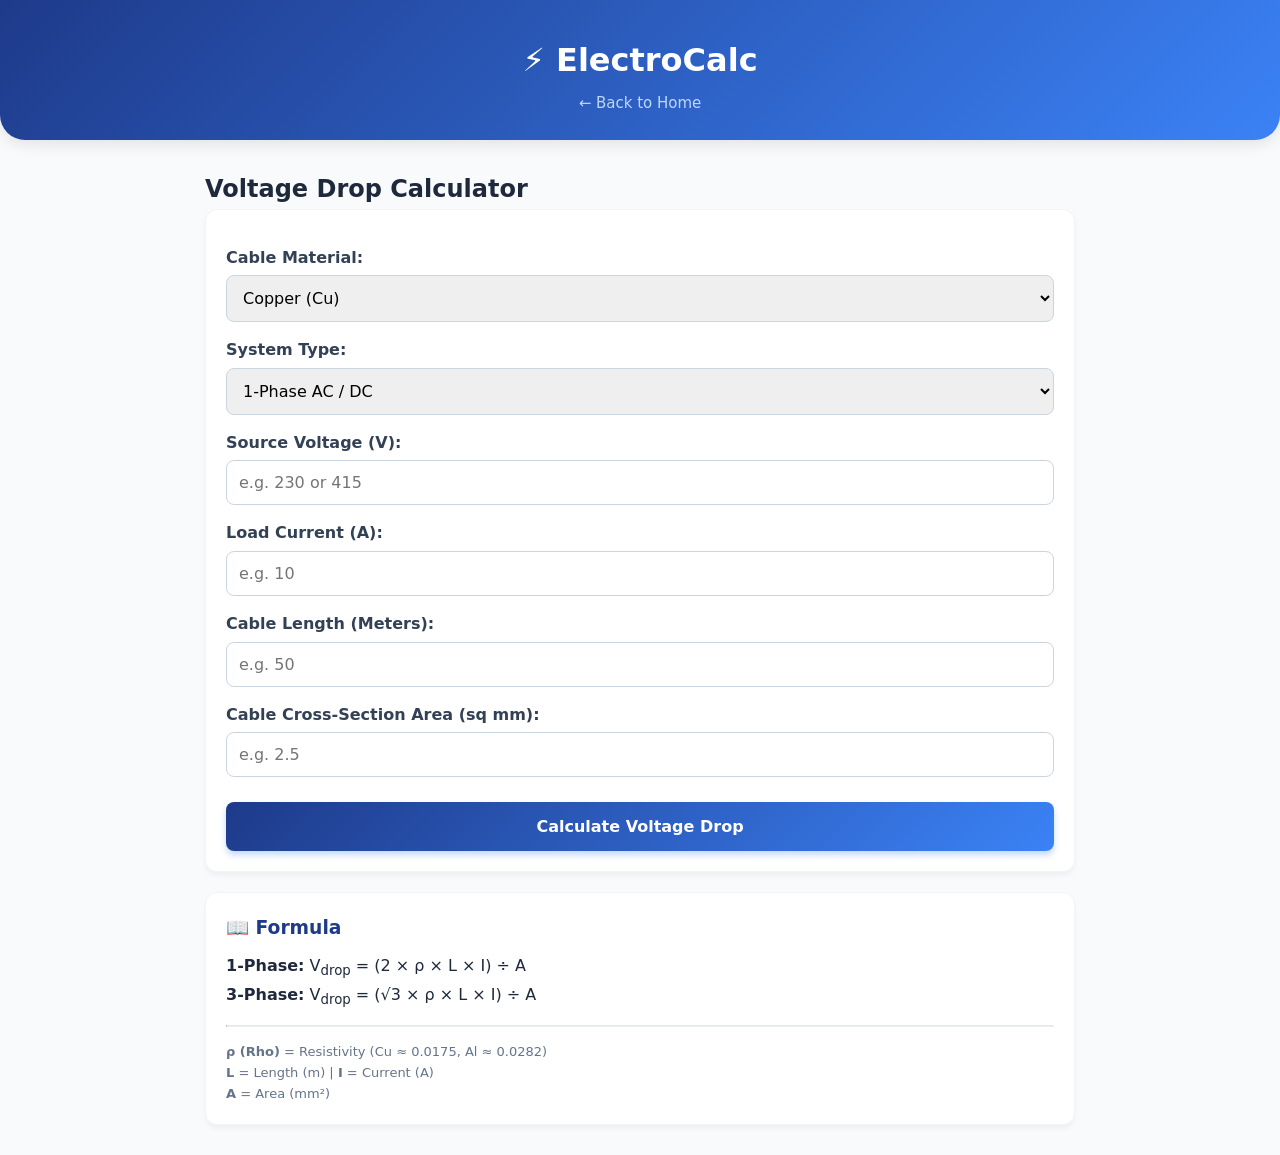
<file: calculators/voltage-drop.html>
<!DOCTYPE html>
<html lang="en">
<head>
    <meta charset="UTF-8">
    <meta name="viewport" content="width=device-width, initial-scale=1.0">
    <title>Voltage Drop Calculator - ElectroCalc</title>
    <link rel="stylesheet" href="../css/style.css">
</head>
<body>
    <header>
        <h1>⚡ ElectroCalc</h1>
        <p><a href="../index.html" style="color: #cce5ff; text-decoration: none;">&larr; Back to Home</a></p>
    </header>

    <main>
        <h2>Voltage Drop Calculator</h2>
        
        <div class="calc-card">
            
            <label>Cable Material:</label>
            <select id="material">
                <option value="cu">Copper (Cu)</option>
                <option value="al">Aluminum (Al)</option>
            </select>

            <label>System Type:</label>
            <select id="phase">
                <option value="1">1-Phase AC / DC</option>
                <option value="3">3-Phase AC</option>
            </select>

            <label>Source Voltage (V):</label>
            <input type="number" id="voltage" placeholder="e.g. 230 or 415">

            <label>Load Current (A):</label>
            <input type="number" id="current" placeholder="e.g. 10">

            <label>Cable Length (Meters):</label>
            <input type="number" id="length" placeholder="e.g. 50">

            <label>Cable Cross-Section Area (sq mm):</label>
            <input type="number" id="area" placeholder="e.g. 2.5">

            <button onclick="calculateVD()">Calculate Voltage Drop</button>

            <!-- રિઝલ્ટ બોક્સ -->
            <div id="result-box" style="margin-top: 20px; padding: 15px; background-color: #eff6ff; border: 1px solid #bfdbfe; border-radius: 8px; text-align: center; color: #1e3a8a; display: none;">
            </div>
        </div>

        <!-- Formula સેક્શન -->
        <div class="calc-card">
            <h3 style="color: #1e3a8a; margin-bottom: 10px;">📖 Formula </h3>
            <p><strong>1-Phase:</strong> V<sub>drop</sub> = (2 &times; &rho; &times; L &times; I) &divide; A</p>
            <p><strong>3-Phase:</strong> V<sub>drop</sub> = (&radic;3 &times; &rho; &times; L &times; I) &divide; A</p>
            <hr style="margin: 15px 0; border-top: 1px solid #e2e8f0;">
            <p style="font-size: 13px; color: #64748b;">
                <strong>&rho; (Rho)</strong> = Resistivity (Cu &approx; 0.0175, Al &approx; 0.0282)<br>
                <strong>L</strong> = Length (m) | <strong>I</strong> = Current (A)<br>
                <strong>A</strong> = Area (mm&sup2;)
            </p>
        </div>
    </main>

    <script>
        function calculateVD() {
            const material = document.getElementById('material').value;
            const phase = document.getElementById('phase').value;
            const voltage = parseFloat(document.getElementById('voltage').value);
            const current = parseFloat(document.getElementById('current').value);
            const length = parseFloat(document.getElementById('length').value);
            const area = parseFloat(document.getElementById('area').value);
            const resultBox = document.getElementById('result-box');

            if (isNaN(voltage) || isNaN(current) || isNaN(length) || isNaN(area) || area === 0) {
                alert("Please enter valid numbers. Area cannot be zero.");
                return;
            }

            // Material Resistivity (ohm.mm2/m)
            const rho = (material === 'cu') ? 0.0175 : 0.0282;
            let vDrop = 0;

            if (phase === '1') {
                vDrop = (2 * rho * length * current) / area;
            } else {
                const root3 = 1.732;
                vDrop = (root3 * rho * length * current) / area;
            }

            const dropPercentage = (vDrop / voltage) * 100;
            const endVoltage = voltage - vDrop;

            resultBox.innerHTML = `
                <div style="font-size: 16px; margin-bottom: 8px;">Voltage Drop:</div>
                <div style="font-size: 26px; font-weight: bold; margin-bottom: 15px;">${vDrop.toFixed(2)} V</div>
                <div style="font-size: 14px; color: #475569;">
                    <strong>Percentage Drop:</strong> ${dropPercentage.toFixed(2)}%<br>
                    <strong>Voltage at End:</strong> ${endVoltage.toFixed(2)} V
                </div>
            `;
            resultBox.style.display = 'block';
        }
    </script>
</body>
</html>
</file>
<file: css/style.css>
* {
    margin: 0;
    padding: 0;
    box-sizing: border-box;
    font-family: 'Segoe UI', system-ui, sans-serif;
}

body {
    background-color: #f8fafc;
    color: #1e293b;
    line-height: 1.6;
}

header {
    background: linear-gradient(135deg, #1e3a8a, #3b82f6);
    color: white;
    text-align: center;
    padding: 35px 15px 25px;
    border-bottom-left-radius: 25px;
    border-bottom-right-radius: 25px;
    box-shadow: 0 4px 15px rgba(0,0,0,0.1);
}

header h1 {
    font-size: 32px;
    font-weight: 700;
    margin-bottom: 5px;
}

header p {
    font-size: 15px;
    opacity: 0.9;
}

main {
    max-width: 900px;
    margin: 30px auto;
    padding: 0 15px;
}

/* --- NAVI SEARCH BAR DESIGN --- */
.search-container {
    margin-top: -20px;
    margin-bottom: 30px;
    padding: 0 10px;
}

.search-box {
    width: 100%;
    padding: 15px 20px;
    border-radius: 30px;
    border: 2px solid #e2e8f0;
    font-size: 16px;
    outline: none;
    box-shadow: 0 4px 6px rgba(0,0,0,0.05);
    transition: all 0.3s;
}

.search-box:focus {
    border-color: #3b82f6;
    box-shadow: 0 4px 12px rgba(59, 130, 246, 0.2);
}

/* --- HOME PAGE MENU CARDS (Navo class) --- */
.calculator-list {
    display: grid;
    grid-template-columns: 1fr;
    gap: 15px;
    margin-bottom: 30px;
}

@media (min-width: 600px) {
    .calculator-list { grid-template-columns: 1fr 1fr; }
}

.menu-card {
    background: white;
    padding: 15px;
    border-radius: 12px;
    text-decoration: none;
    color: inherit;
    box-shadow: 0 4px 6px -1px rgba(0,0,0,0.05);
    border: 1px solid #f1f5f9;
    display: flex;
    align-items: center;
    gap: 15px;
    transition: all 0.3s ease;
}

.menu-card:hover {
    transform: translateY(-4px);
    box-shadow: 0 10px 15px -3px rgba(0,0,0,0.1);
    border-color: #bfdbfe;
}

.card-icon {
    font-size: 26px;
    background: #eff6ff;
    padding: 12px;
    border-radius: 12px;
    min-width: 60px;
    text-align: center;
}

.card-content h3 {
    color: #1e3a8a;
    font-size: 16px;
    margin-bottom: 4px;
}

.card-content p {
    font-size: 13px;
    color: #64748b;
}

/* --- CALCULATOR PAGE FORM DESIGN (Fixed) --- */
.calc-card {
    background: white;
    padding: 20px;
    border-radius: 12px;
    box-shadow: 0 4px 6px -1px rgba(0,0,0,0.05);
    border: 1px solid #f1f5f9;
    margin-bottom: 20px;
    display: block; /* Aa form ne ubhu rakhse */
}

.calc-card label {
    display: block;
    font-weight: 600;
    color: #334155;
    margin-top: 15px;
    margin-bottom: 5px;
}

.calc-card input, .calc-card select {
    width: 100%;
    padding: 12px;
    border: 1px solid #cbd5e1;
    border-radius: 8px;
    font-size: 16px;
    outline: none;
    box-sizing: border-box;
}

.calc-card input:focus, .calc-card select:focus {
    border-color: #3b82f6;
    box-shadow: 0 0 0 3px rgba(59, 130, 246, 0.1);
}

.calc-card button {
    width: 100%;
    padding: 15px;
    margin-top: 25px;
    background: linear-gradient(135deg, #1e3a8a, #3b82f6);
    color: white;
    border: none;
    border-radius: 8px;
    font-size: 16px;
    font-weight: bold;
    cursor: pointer;
    box-shadow: 0 4px 6px rgba(59, 130, 246, 0.3);
}

.calc-card button:active { transform: scale(0.98); }

footer {
    text-align: center;
    padding: 20px;
    margin-top: 40px;
    background-color: #0f172a;
    color: #94a3b8;
    font-size: 14px;
  }
</file>
